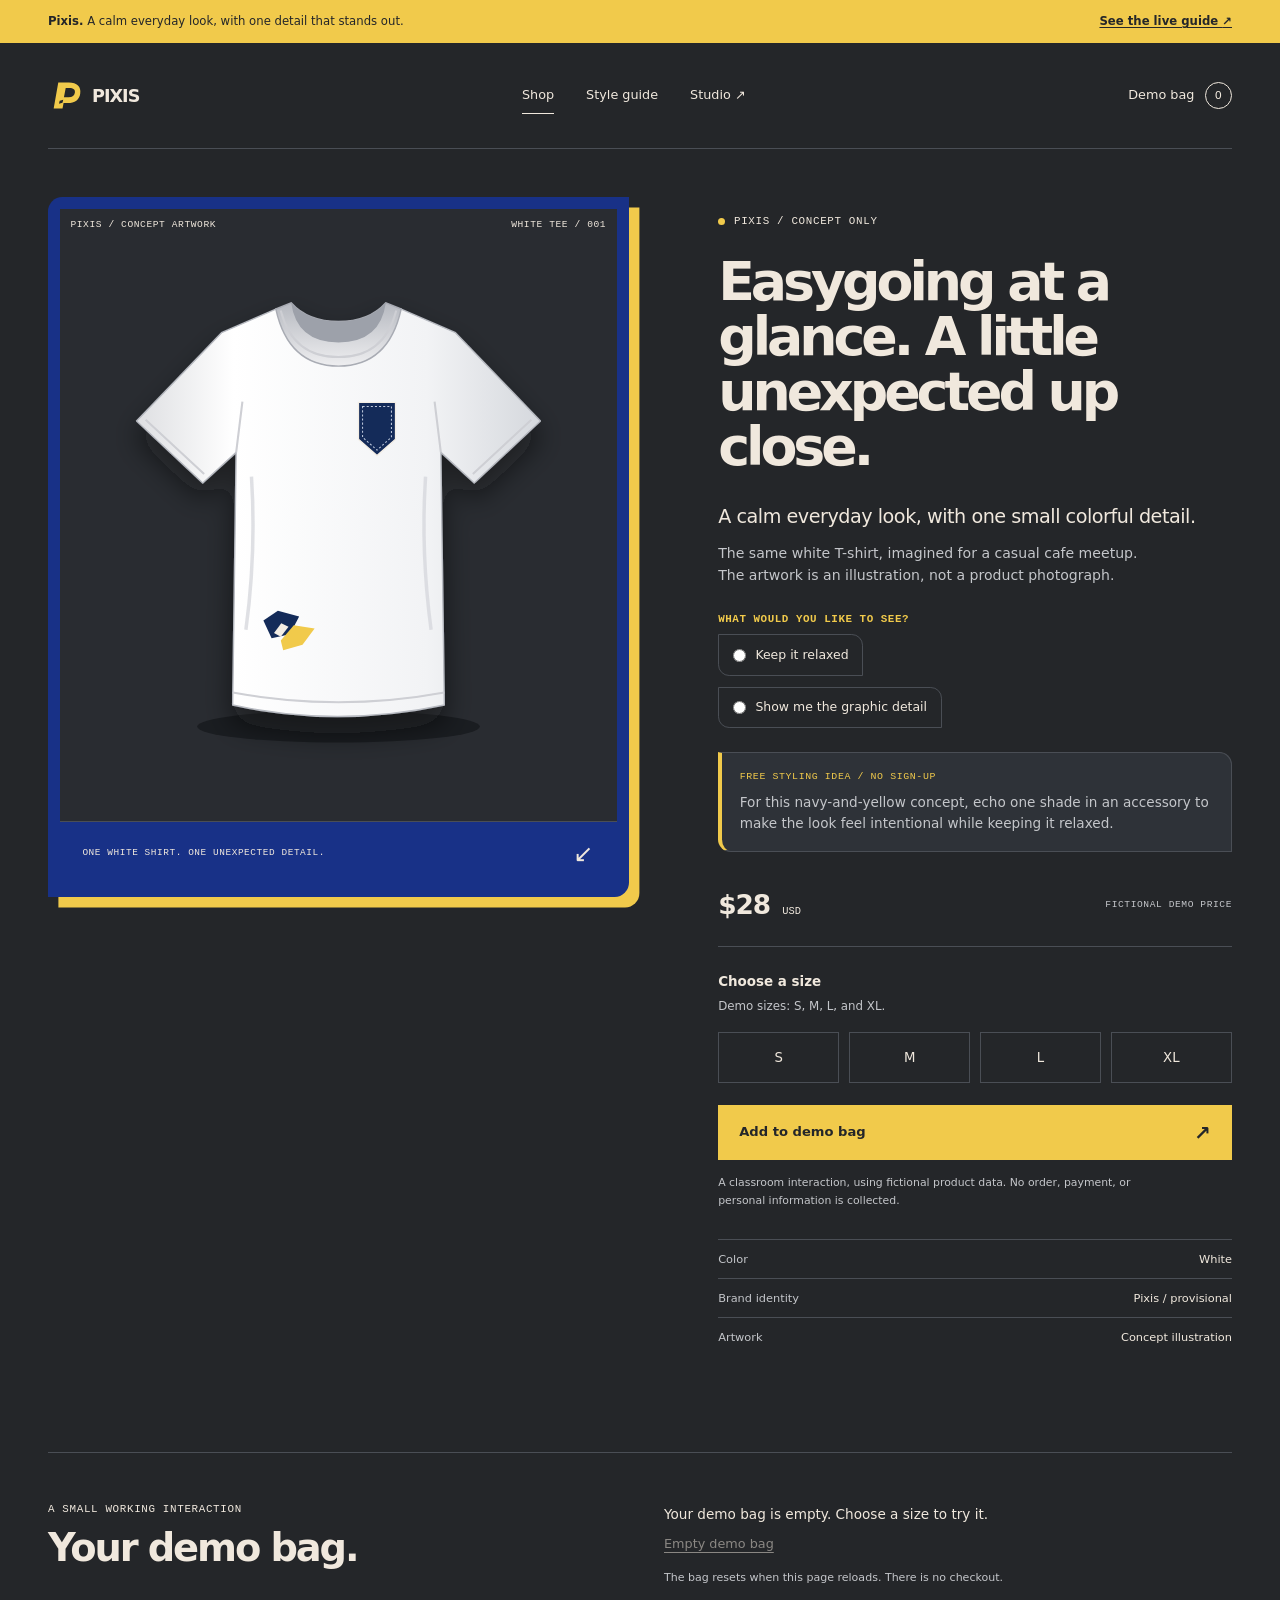
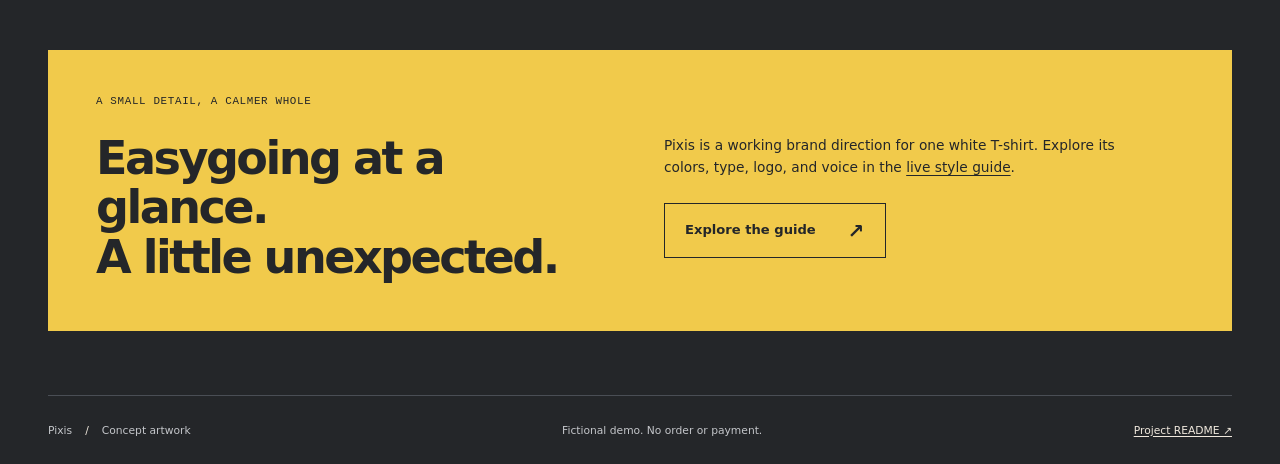
<file: public/index.html>
<!doctype html>
<html lang="en">
  <head>
    <meta charset="utf-8" />
    <meta name="viewport" content="width=device-width, initial-scale=1" />
    <meta
      name="description"
      content="Pixis imagines a calm everyday white T-shirt with one colorful detail. Concept art for the IS117 Brand Studio."
    />
    <title>Pixis — a little unexpected up close</title>
    <link rel="icon" href="data:," />
    <link rel="stylesheet" href="styles.css" />
    <script src="shop.js" defer></script>
  </head>
  <body class="brand-page">
    <a class="skip-link" href="#main">Skip to content</a>
    <aside class="brand-banner" aria-label="Pixis brand promise">
      <span
        ><strong>Pixis.</strong> A calm everyday look, with one detail that
        stands out.</span
      >
      <a href="styleguide.html"
        >See the live guide <span aria-hidden="true">↗</span></a
      >
    </aside>
    <header class="site-header wrap">
      <a class="brand-link" href="index.html" aria-label="Pixis storefront home"
        ><img
          class="brand-symbol"
          src="assets/pixis-symbol.svg"
          alt=""
          width="34"
          height="34"
        /><span class="brand-name">Pixis</span></a
      >
      <nav class="main-nav" aria-label="Main navigation">
        <a class="nav-link" href="index.html" aria-current="page">Shop</a>
        <a class="nav-link" href="styleguide.html">Style guide</a>
        <a class="nav-link" href="studio.html"
          >Studio <span aria-hidden="true">↗</span></a
        >
      </nav>
      <a class="bag-link" href="#demo-bag" aria-label="View demo bag"
        >Demo bag <span id="bag-count" class="bag-count">0</span></a
      >
    </header>

    <main id="main">
      <section class="product-section wrap" aria-labelledby="product-title">
        <figure class="product-visual">
          <div class="visual-label">
            <span>Pixis / concept artwork</span><span>White tee / 001</span>
          </div>
          <div class="shirt-stage">
            <img
              class="shirt-art-base"
              src="assets/white-shirt.svg"
              alt="Illustration of a white short-sleeved T-shirt on charcoal, with a navy pocket patch on the upper-right chest and a navy-and-yellow abstract mark near the lower-left front"
              width="800"
              height="880"
              fetchpriority="high"
            />
            <img
              class="shirt-pocket"
              src="assets/shirt-pocket.svg"
              alt=""
              width="64"
              height="88"
            />
            <img
              class="shirt-mark"
              src="assets/shirt-mark.svg"
              alt=""
              width="120"
              height="96"
            />
          </div>
          <figcaption class="image-caption" id="shirt-caption">
            <span>One white shirt. One unexpected detail.</span
            ><span aria-hidden="true">↙</span>
          </figcaption>
        </figure>
        <div class="product-information">
          <p class="eyebrow">
            <span class="status-dot" aria-hidden="true"></span> Pixis / concept
            only
          </p>
          <h1 id="product-title">
            Easygoing at a glance. A little unexpected up close.
          </h1>
          <p class="product-intro">
            A calm everyday look, with one small colorful detail.
          </p>
          <p class="muted product-description">
            The same white T-shirt, imagined for a casual cafe meetup. The
            artwork is an illustration, not a product photograph.
          </p>
          <fieldset class="style-preference" id="style-preference">
            <legend>What would you like to see?</legend>
            <label>
              <input type="radio" name="style-preference" value="relaxed" />
              <span>Keep it relaxed</span>
            </label>
            <label>
              <input type="radio" name="style-preference" value="detail" />
              <span>Show me the graphic detail</span>
            </label>
          </fieldset>
          <div
            class="preference-result"
            id="preference-result"
            aria-live="polite"
            aria-atomic="true"
            hidden
          >
            <p class="preference-note" data-preference-panel="relaxed" hidden>
              The white shirt stays the main visual, with its small
              navy-and-yellow concept mark as an accent.
            </p>
            <div data-preference-panel="detail" hidden>
              <figure class="detail-callout">
                <div class="detail-zoom-window" aria-hidden="true">
                  <div class="detail-zoom-scene">
                    <img
                      src="assets/white-shirt.svg"
                      alt=""
                      width="800"
                      height="880"
                    />
                    <img
                      class="detail-zoom-mark"
                      src="assets/shirt-mark.svg"
                      alt=""
                      width="120"
                      height="96"
                    />
                  </div>
                </div>
                <figcaption>
                  <span class="detail-callout-label">Symbol / close-up</span>
                  <span
                    >Cropped from the shirt illustration to show the symbol in
                    place.</span
                  >
                </figcaption>
              </figure>
            </div>
          </div>
          <aside class="styling-tip" aria-labelledby="styling-tip-title">
            <p class="styling-tip-label" id="styling-tip-title">
              Free styling idea / no sign-up
            </p>
            <p>
              For this navy-and-yellow concept, echo one shade in an accessory
              to make the look feel intentional while keeping it relaxed.
            </p>
          </aside>
          <div class="price-row">
            <p class="price">$28 <span>USD</span></p>
            <span class="micro-label">Fictional demo price</span>
          </div>
          <form id="product-form" class="product-form" novalidate>
            <fieldset aria-describedby="size-help size-error">
              <legend>Choose a size</legend>
              <p id="size-help" class="field-help">
                Demo sizes: S, M, L, and XL.
              </p>
              <div class="size-options">
                <label class="size-option"
                  ><input type="radio" name="size" value="S" /><span
                    >S</span
                  ></label
                >
                <label class="size-option"
                  ><input type="radio" name="size" value="M" /><span
                    >M</span
                  ></label
                >
                <label class="size-option"
                  ><input type="radio" name="size" value="L" /><span
                    >L</span
                  ></label
                >
                <label class="size-option"
                  ><input type="radio" name="size" value="XL" /><span
                    >XL</span
                  ></label
                >
              </div>
              <p id="size-error" class="field-error" role="alert" hidden>
                Choose a size before adding the shirt to your demo bag.
              </p>
            </fieldset>
            <button class="button button-primary add-button" type="submit">
              Add to demo bag <span aria-hidden="true">↗</span>
            </button>
          </form>
          <p class="demo-disclaimer">
            A classroom interaction, using fictional product data. No order,
            payment, or personal information is collected.
          </p>
          <dl class="product-facts">
            <div>
              <dt>Color</dt>
              <dd>White</dd>
            </div>
            <div>
              <dt>Brand identity</dt>
              <dd>Pixis / provisional</dd>
            </div>
            <div>
              <dt>Artwork</dt>
              <dd>Concept illustration</dd>
            </div>
          </dl>
        </div>
      </section>

      <section
        id="demo-bag"
        class="bag-section wrap"
        aria-labelledby="bag-title"
      >
        <div>
          <p class="eyebrow">A small working interaction</p>
          <h2 id="bag-title">Your demo bag.</h2>
        </div>
        <div class="bag-details">
          <p
            id="bag-status"
            class="bag-message"
            role="status"
            aria-live="polite"
            aria-atomic="true"
          >
            Your demo bag is empty. Choose a size to try it.
          </p>
          <ul id="bag-items" class="bag-items"></ul>
          <button id="clear-bag" class="text-button" type="button" disabled>
            Empty demo bag
          </button>
          <p class="field-help">
            The bag resets when this page reloads. There is no checkout.
          </p>
        </div>
      </section>

      <section class="starter-next wrap" aria-labelledby="next-title">
        <p class="eyebrow">A small detail, a calmer whole</p>
        <h2 id="next-title">
          Easygoing at a glance.<br />A little unexpected.
        </h2>
        <div>
          <p>
            Pixis is a working brand direction for one white T-shirt. Explore
            its colors, type, logo, and voice in the
            <a href="styleguide.html">live style guide</a>.
          </p>
          <a class="button button-secondary" href="styleguide.html"
            >Explore the guide <span aria-hidden="true">↗</span></a
          >
        </div>
      </section>
    </main>

    <footer class="site-footer wrap">
      <p>Pixis <span class="footer-separator"> / </span> Concept artwork</p>
      <p class="footer-tagline">Fictional demo. No order or payment.</p>
      <a href="https://github.com/victoriap537/is117-brand-project#readme"
        >Project README <span aria-hidden="true">↗</span></a
      >
    </footer>
    <script src="brand-preference.js" defer></script>
  </body>
</html>
</file>
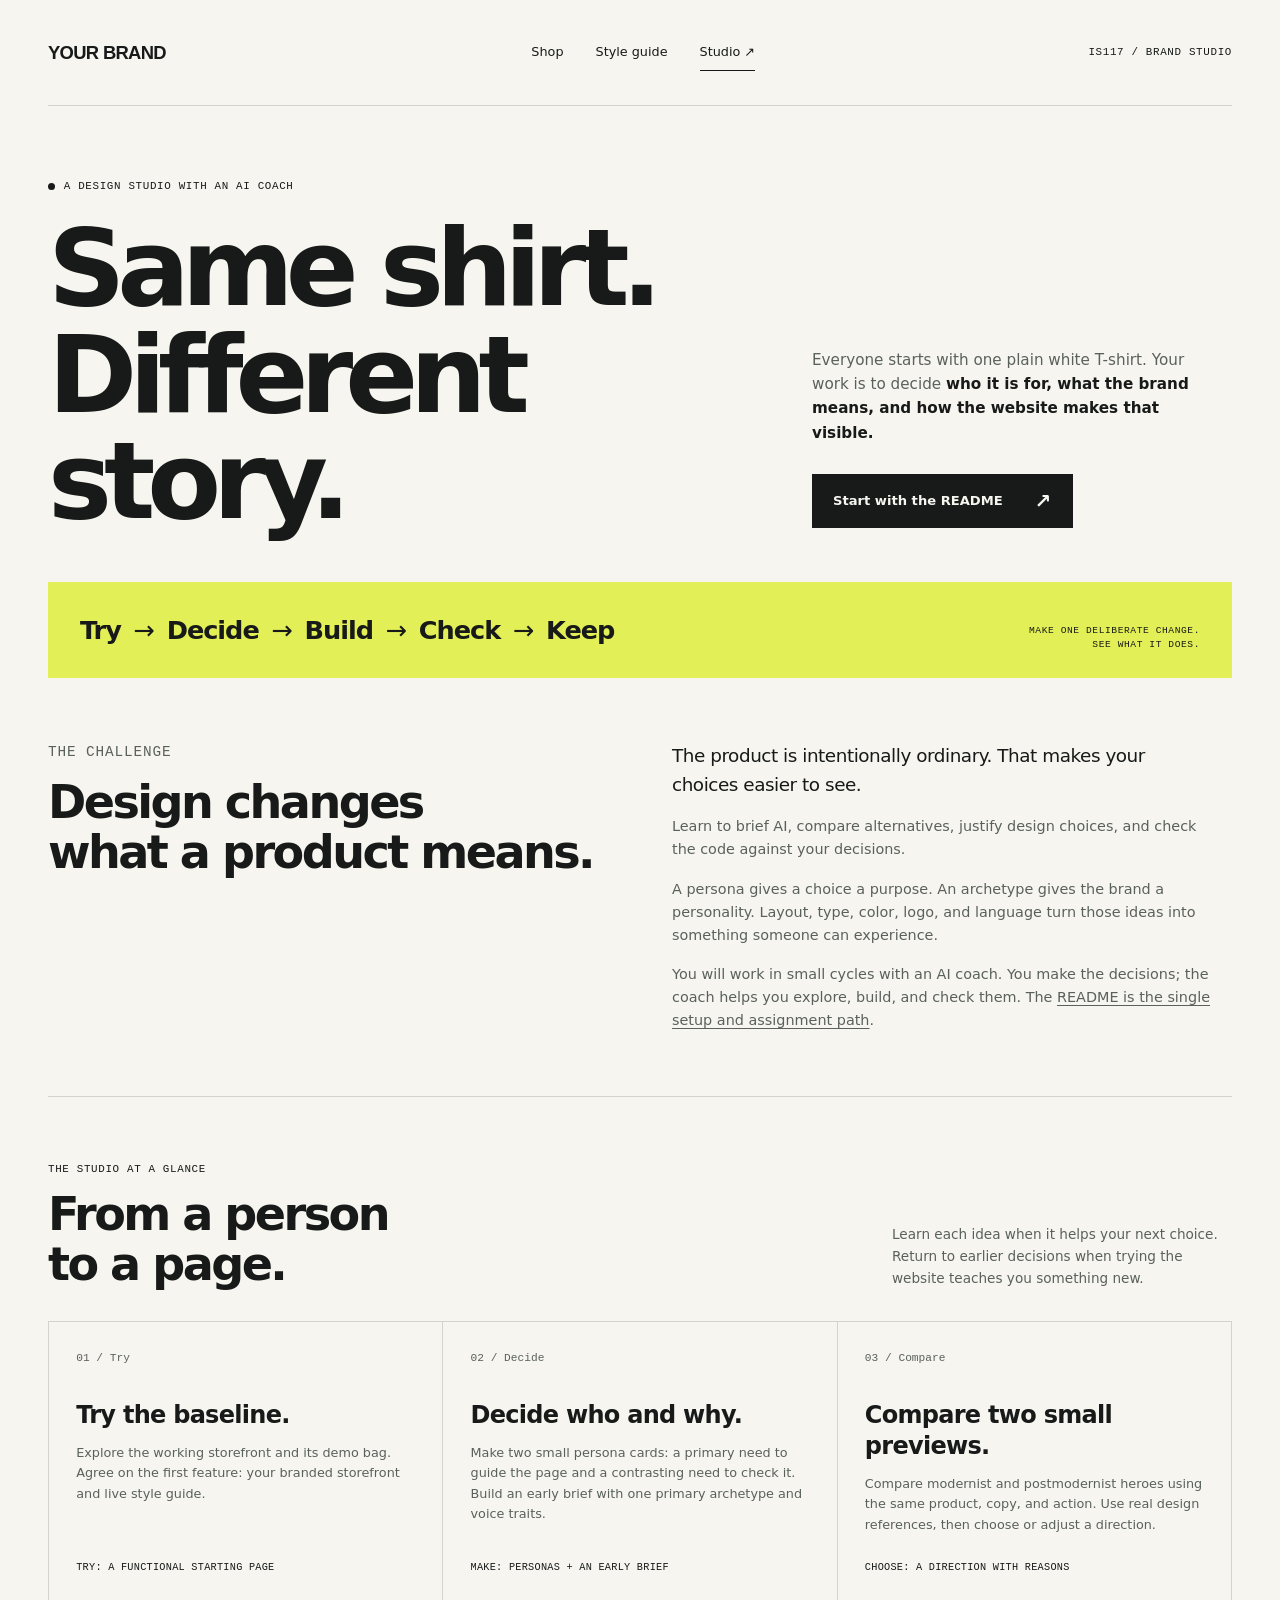
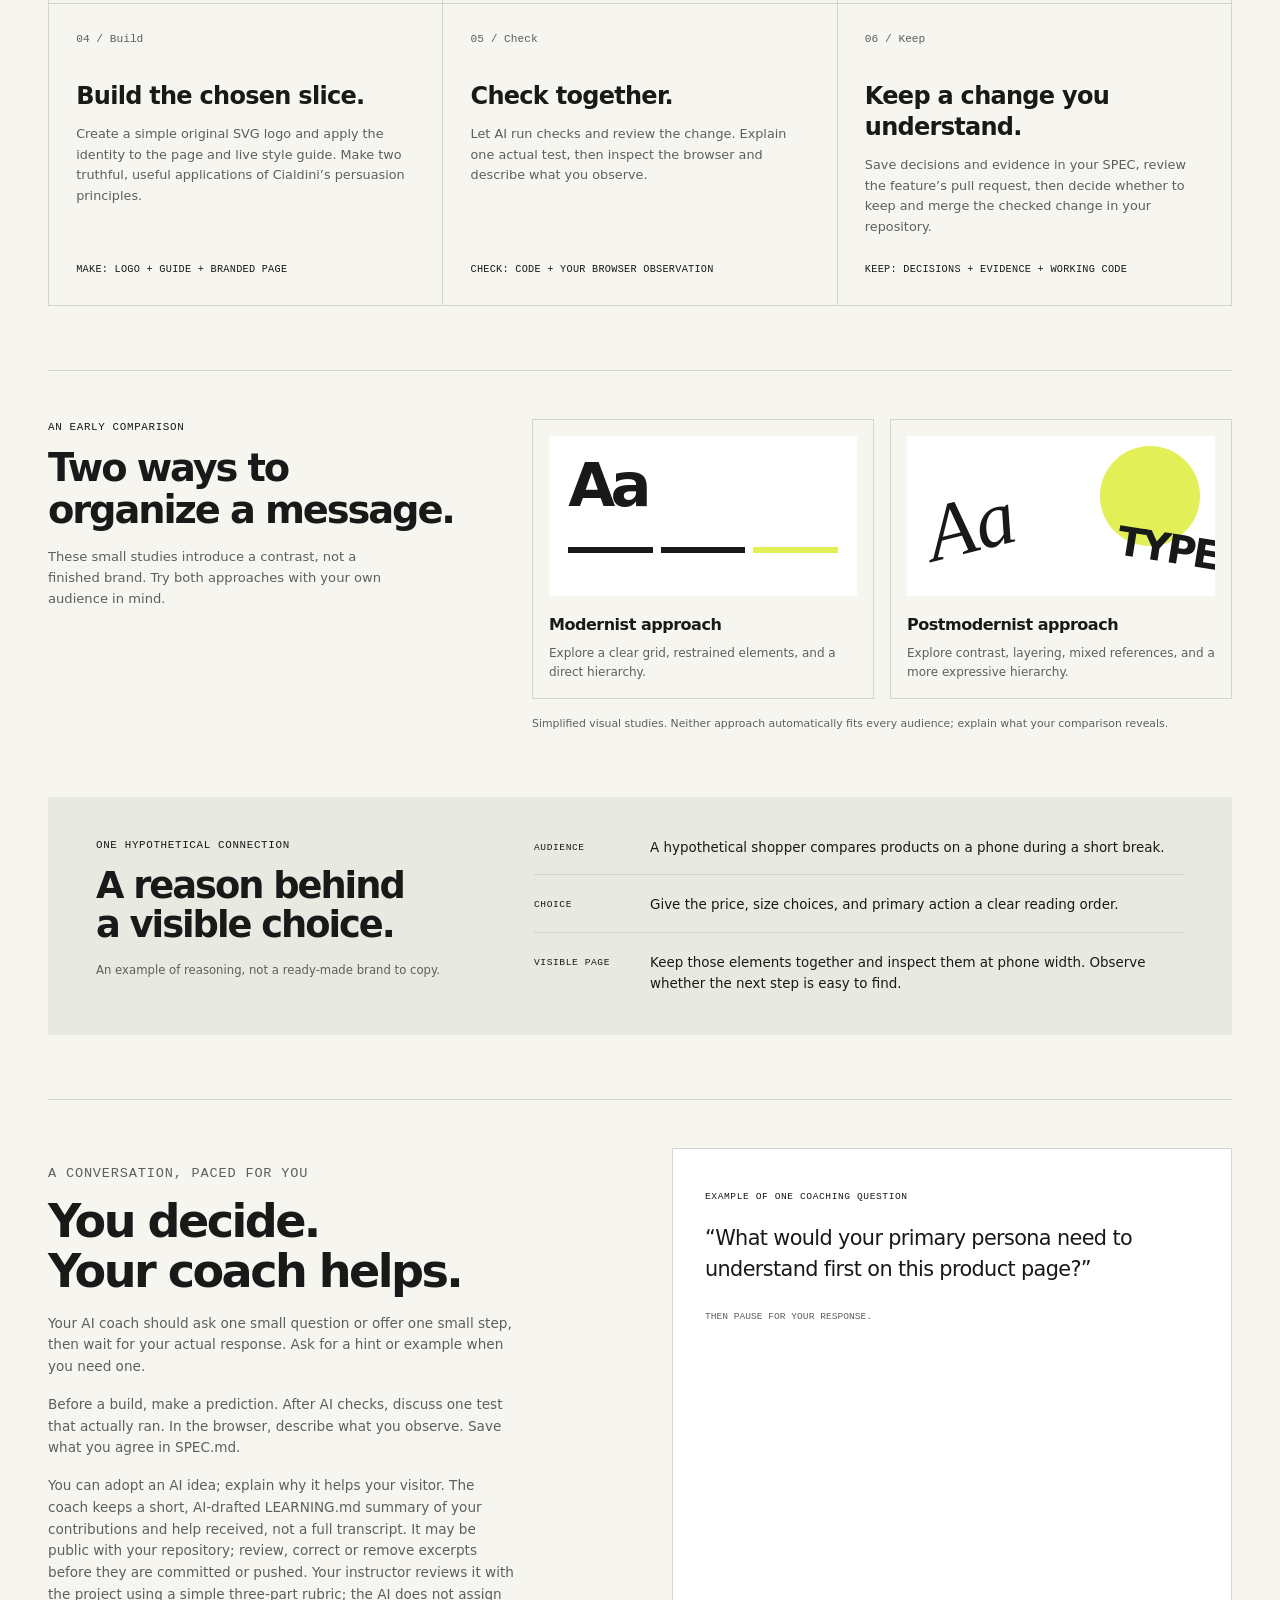
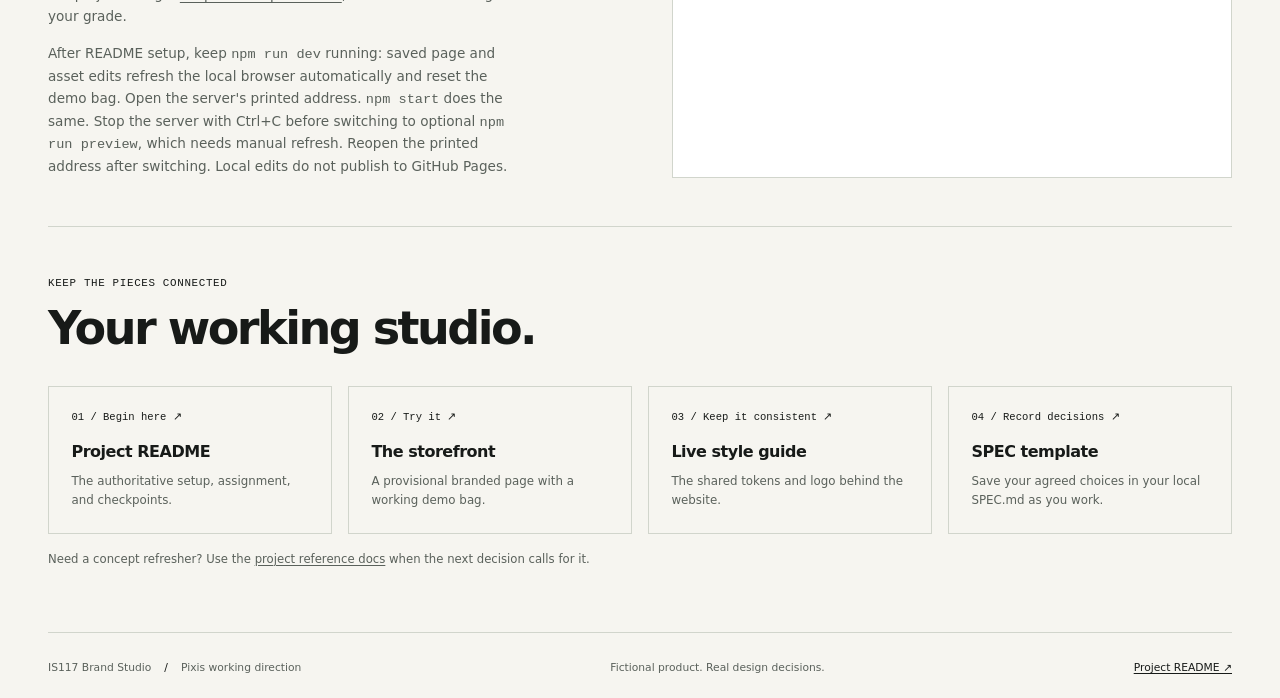
<file: public/studio.html>
<!doctype html>
<html lang="en">
  <head>
    <meta charset="utf-8" />
    <meta name="viewport" content="width=device-width, initial-scale=1" />
    <meta
      name="description"
      content="IS117 Brand Studio: turn one plain white T-shirt into a deliberate brand and website, with an AI coach and decisions you can explain."
    />
    <title>Same shirt. Different story. — IS117 Brand Studio</title>
    <link rel="icon" href="data:," />
    <link rel="stylesheet" href="styles.css" />
    <link rel="stylesheet" href="studio.css" />
  </head>
  <body>
    <a class="skip-link" href="#main">Skip to content</a>
    <header class="site-header wrap">
      <a
        class="brand-link"
        href="index.html"
        aria-label="Your Brand storefront home"
        ><img
          class="wordmark"
          src="assets/wordmark.svg"
          alt="Neutral starter wordmark"
          width="175"
          height="26"
      /></a>
      <nav class="main-nav" aria-label="Main navigation">
        <a class="nav-link" href="index.html">Shop</a
        ><a class="nav-link" href="styleguide.html">Style guide</a
        ><a class="nav-link" href="studio.html" aria-current="page"
          >Studio <span aria-hidden="true">↗</span></a
        >
      </nav>
      <span class="micro-label">IS117 / Brand Studio</span>
    </header>
    <main id="main">
      <section
        class="page-hero studio-hero wrap"
        aria-labelledby="studio-title"
      >
        <p class="eyebrow">
          <span class="status-dot" aria-hidden="true"></span> A design studio
          with an AI coach
        </p>
        <h1 id="studio-title">Same shirt.<br />Different story.</h1>
        <div class="hero-summary">
          <p>
            Everyone starts with one plain white T-shirt. Your work is to decide
            <strong
              >who it is for, what the brand means, and how the website makes
              that visible.</strong
            >
          </p>
          <a
            class="button button-primary"
            href="https://github.com/victoriap537/is117-brand-project#readme"
            >Start with the README <span aria-hidden="true">↗</span></a
          >
        </div>
      </section>
      <div class="studio-ribbon wrap">
        <p class="cycle">
          Try <span aria-hidden="true">→</span> Decide
          <span aria-hidden="true">→</span> Build
          <span aria-hidden="true">→</span> Check
          <span aria-hidden="true">→</span> Keep
        </p>
        <p class="micro-label">
          Make one deliberate change.<br />See what it does.
        </p>
      </div>

      <section class="studio-intro wrap" aria-labelledby="why-title">
        <div>
          <p class="eyebrow">The challenge</p>
          <h2 id="why-title">Design changes<br />what a product means.</h2>
        </div>
        <div>
          <p class="lead">
            The product is intentionally ordinary. That makes your choices
            easier to see.
          </p>
          <p>
            Learn to brief AI, compare alternatives, justify design choices, and
            check the code against your decisions.
          </p>
          <p>
            A persona gives a choice a purpose. An archetype gives the brand a
            personality. Layout, type, color, logo, and language turn those
            ideas into something someone can experience.
          </p>
          <p>
            You will work in small cycles with an AI coach. You make the
            decisions; the coach helps you explore, build, and check them. The
            <a href="https://github.com/victoriap537/is117-brand-project#readme"
              >README is the single setup and assignment path</a
            >.
          </p>
        </div>
      </section>

      <section class="path-section wrap" aria-labelledby="path-title">
        <div class="path-intro">
          <div>
            <p class="eyebrow">The studio at a glance</p>
            <h2 id="path-title">From a person<br />to a page.</h2>
          </div>
          <p>
            Learn each idea when it helps your next choice. Return to earlier
            decisions when trying the website teaches you something new.
          </p>
        </div>
        <ol class="studio-path">
          <li>
            <span class="stage-number">01 / Try</span>
            <h3>Try the baseline.</h3>
            <p>
              Explore the working storefront and its demo bag. Agree on the
              first feature: your branded storefront and live style guide.
            </p>
            <p class="stage-output">Try: a functional starting page</p>
          </li>
          <li>
            <span class="stage-number">02 / Decide</span>
            <h3>Decide who and why.</h3>
            <p>
              Make two small persona cards: a primary need to guide the page and
              a contrasting need to check it. Build an early brief with one
              primary archetype and voice traits.
            </p>
            <p class="stage-output">Make: personas + an early brief</p>
          </li>
          <li>
            <span class="stage-number">03 / Compare</span>
            <h3>Compare two small previews.</h3>
            <p>
              Compare modernist and postmodernist heroes using the same product,
              copy, and action. Use real design references, then choose or
              adjust a direction.
            </p>
            <p class="stage-output">Choose: a direction with reasons</p>
          </li>
          <li>
            <span class="stage-number">04 / Build</span>
            <h3>Build the chosen slice.</h3>
            <p>
              Create a simple original SVG logo and apply the identity to the
              page and live style guide. Make two truthful, useful applications
              of Cialdini’s persuasion principles.
            </p>
            <p class="stage-output">Make: logo + guide + branded page</p>
          </li>
          <li>
            <span class="stage-number">05 / Check</span>
            <h3>Check together.</h3>
            <p>
              Let AI run checks and review the change. Explain one actual test,
              then inspect the browser and describe what you observe.
            </p>
            <p class="stage-output">Check: code + your browser observation</p>
          </li>
          <li>
            <span class="stage-number">06 / Keep</span>
            <h3>Keep a change you understand.</h3>
            <p>
              Save decisions and evidence in your SPEC, review the feature’s
              pull request, then decide whether to keep and merge the checked
              change in your repository.
            </p>
            <p class="stage-output">
              Keep: decisions + evidence + working code
            </p>
          </li>
        </ol>
      </section>

      <section
        class="comparison-section wrap"
        aria-labelledby="comparison-title"
      >
        <div>
          <p class="eyebrow">An early comparison</p>
          <h2 id="comparison-title">Two ways to<br />organize a message.</h2>
          <p class="comparison-description">
            These small studies introduce a contrast, not a finished brand. Try
            both approaches with your own audience in mind.
          </p>
        </div>
        <div class="comparison-grid">
          <article class="direction-card">
            <div class="direction-sketch modern-sketch" aria-hidden="true">
              <i></i><i></i><i></i>
            </div>
            <h3>Modernist approach</h3>
            <p>
              Explore a clear grid, restrained elements, and a direct hierarchy.
            </p>
          </article>
          <article class="direction-card">
            <div class="direction-sketch postmodern-sketch" aria-hidden="true">
              <i></i>
            </div>
            <h3>Postmodernist approach</h3>
            <p>
              Explore contrast, layering, mixed references, and a more
              expressive hierarchy.
            </p>
          </article>
          <p class="comparison-caption">
            Simplified visual studies. Neither approach automatically fits every
            audience; explain what your comparison reveals.
          </p>
        </div>
      </section>

      <section class="example-section wrap" aria-labelledby="example-title">
        <div>
          <p class="eyebrow">One hypothetical connection</p>
          <h2 id="example-title">A reason behind<br />a visible choice.</h2>
          <p class="guide-note">
            An example of reasoning, not a ready-made brand to copy.
          </p>
        </div>
        <div class="example-chain">
          <div class="example-step">
            <span class="micro-label">Audience</span>
            <p>
              A hypothetical shopper compares products on a phone during a short
              break.
            </p>
          </div>
          <div class="example-step">
            <span class="micro-label">Choice</span>
            <p>
              Give the price, size choices, and primary action a clear reading
              order.
            </p>
          </div>
          <div class="example-step">
            <span class="micro-label">Visible page</span>
            <p>
              Keep those elements together and inspect them at phone width.
              Observe whether the next step is easy to find.
            </p>
          </div>
        </div>
      </section>

      <section class="coach-section wrap" aria-labelledby="coach-title">
        <div>
          <p class="eyebrow">A conversation, paced for you</p>
          <h2 id="coach-title">You decide.<br />Your coach helps.</h2>
          <p>
            Your AI coach should ask one small question or offer one small step,
            then wait for your actual response. Ask for a hint or example when
            you need one.
          </p>
          <p>
            Before a build, make a prediction. After AI checks, discuss one test
            that actually ran. In the browser, describe what you observe. Save
            what you agree in SPEC.md.
          </p>
          <p>
            You can adopt an AI idea; explain why it helps your visitor. The
            coach keeps a short, AI-drafted LEARNING.md summary of your
            contributions and help received, not a full transcript. It may be
            public with your repository; review, correct or remove excerpts
            before they are committed or pushed. Your instructor reviews it with
            the project using a
            <a
              href="https://github.com/victoriap537/is117-brand-project/blob/main/docs/assessment.md"
              >simple three-part rubric</a
            >; the AI does not assign your grade.
          </p>
          <p>
            After README setup, keep <code>npm run dev</code> running: saved
            page and asset edits refresh the local browser automatically and
            reset the demo bag. Open the server's printed address.
            <code>npm start</code> does the same. Stop the server with Ctrl+C
            before switching to optional <code>npm run preview</code>, which
            needs manual refresh. Reopen the printed address after switching.
            Local edits do not publish to GitHub Pages.
          </p>
        </div>
        <blockquote class="coach-quote">
          <span class="micro-label">Example of one coaching question</span>
          <p>
            “What would your primary persona need to understand first on this
            product page?”
          </p>
          <footer>Then pause for your response.</footer>
        </blockquote>
      </section>

      <section class="resource-section wrap" aria-labelledby="resources-title">
        <p class="eyebrow">Keep the pieces connected</p>
        <h2 id="resources-title">Your working studio.</h2>
        <div class="resource-grid">
          <a
            class="resource-card"
            href="https://github.com/victoriap537/is117-brand-project#readme"
            ><span>01 / Begin here ↗</span>
            <h3>Project README</h3>
            <p>The authoritative setup, assignment, and checkpoints.</p></a
          >
          <a class="resource-card" href="index.html"
            ><span>02 / Try it ↗</span>
            <h3>The storefront</h3>
            <p>A provisional branded page with a working demo bag.</p></a
          >
          <a class="resource-card" href="styleguide.html"
            ><span>03 / Keep it consistent ↗</span>
            <h3>Live style guide</h3>
            <p>The shared tokens and logo behind the website.</p></a
          >
          <a
            class="resource-card"
            href="https://github.com/victoriap537/is117-brand-project/blob/main/SPEC.md"
            ><span>04 / Record decisions ↗</span>
            <h3>SPEC template</h3>
            <p>
              Save your agreed choices in your local SPEC.md as you work.
            </p></a
          >
        </div>
        <p class="guide-note">
          Need a concept refresher? Use the
          <a
            href="https://github.com/victoriap537/is117-brand-project/tree/main/docs"
            >project reference docs</a
          >
          when the next decision calls for it.
        </p>
      </section>
    </main>
    <footer class="site-footer wrap">
      <p>
        IS117 Brand Studio <span class="footer-separator"> / </span> Pixis
        working direction
      </p>
      <p class="footer-tagline">Fictional product. Real design decisions.</p>
      <a href="https://github.com/victoriap537/is117-brand-project#readme"
        >Project README <span aria-hidden="true">↗</span></a
      >
    </footer>
  </body>
</html>
</file>
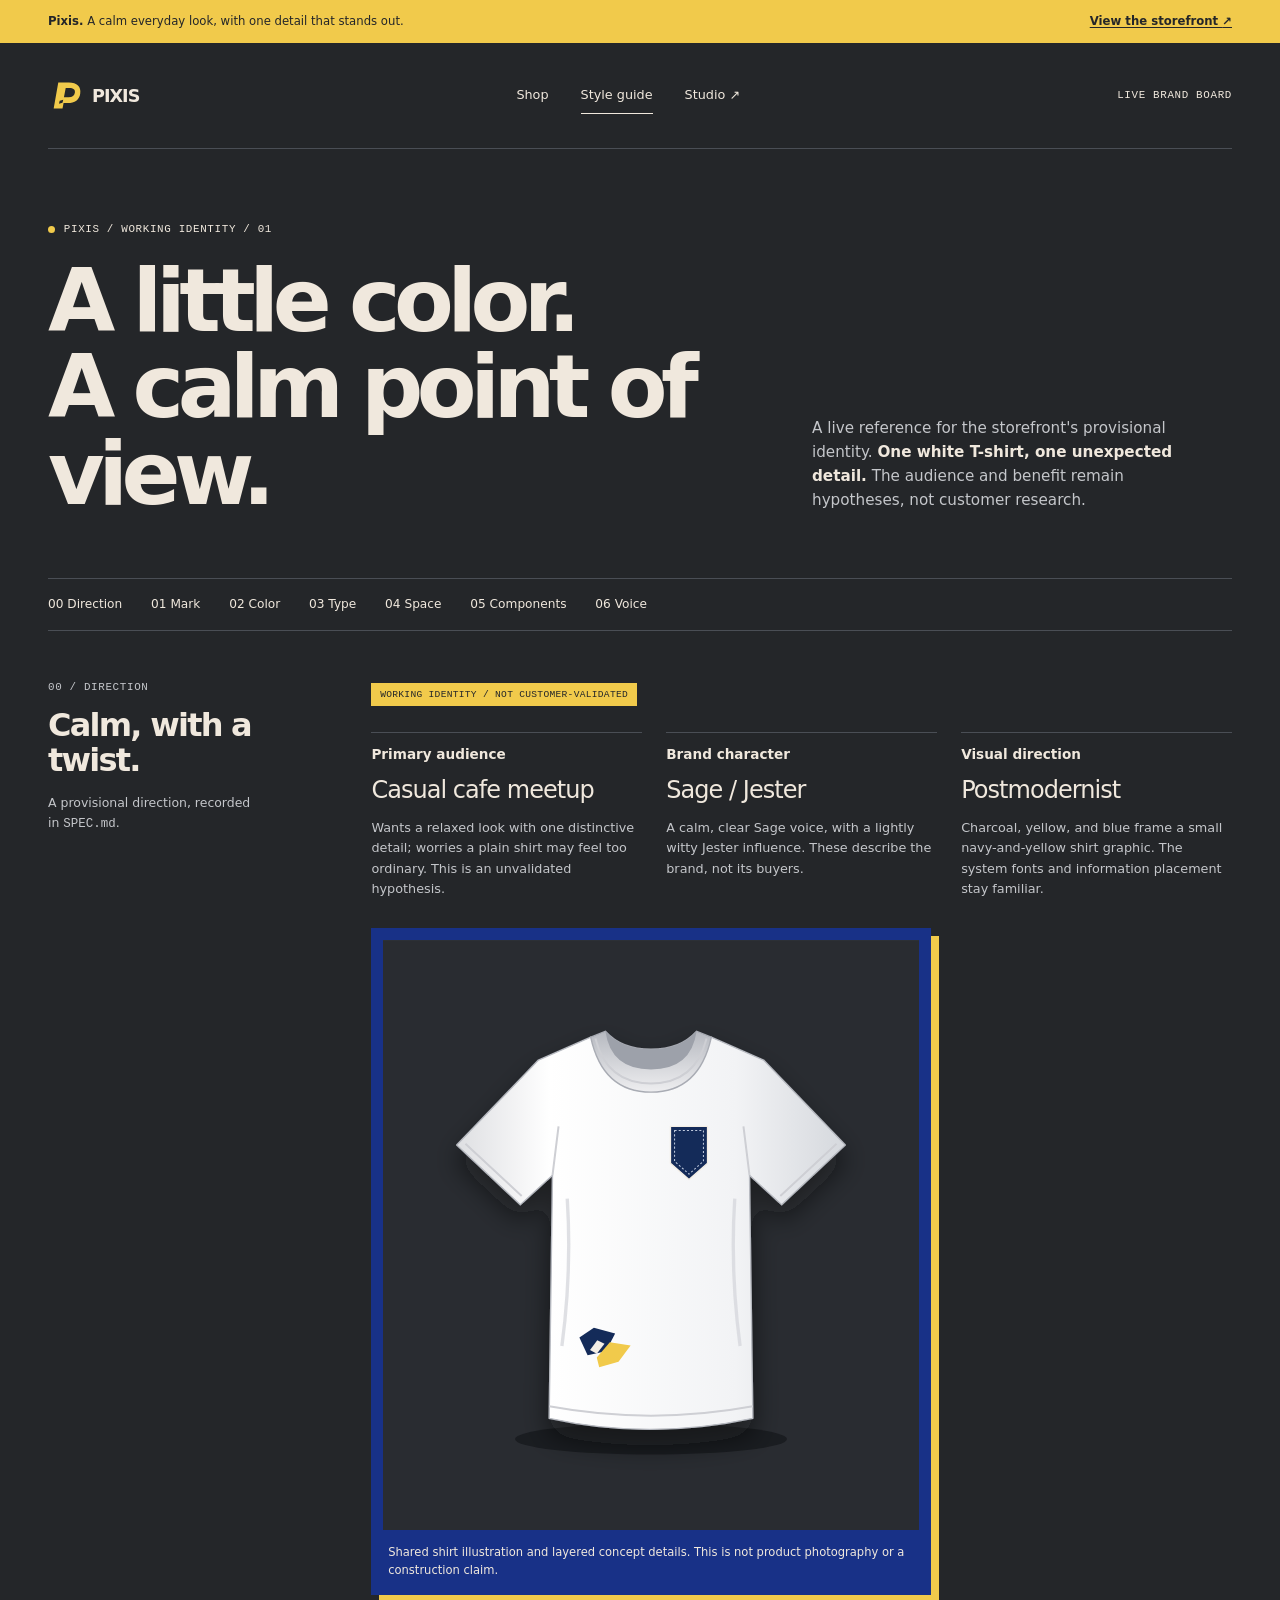
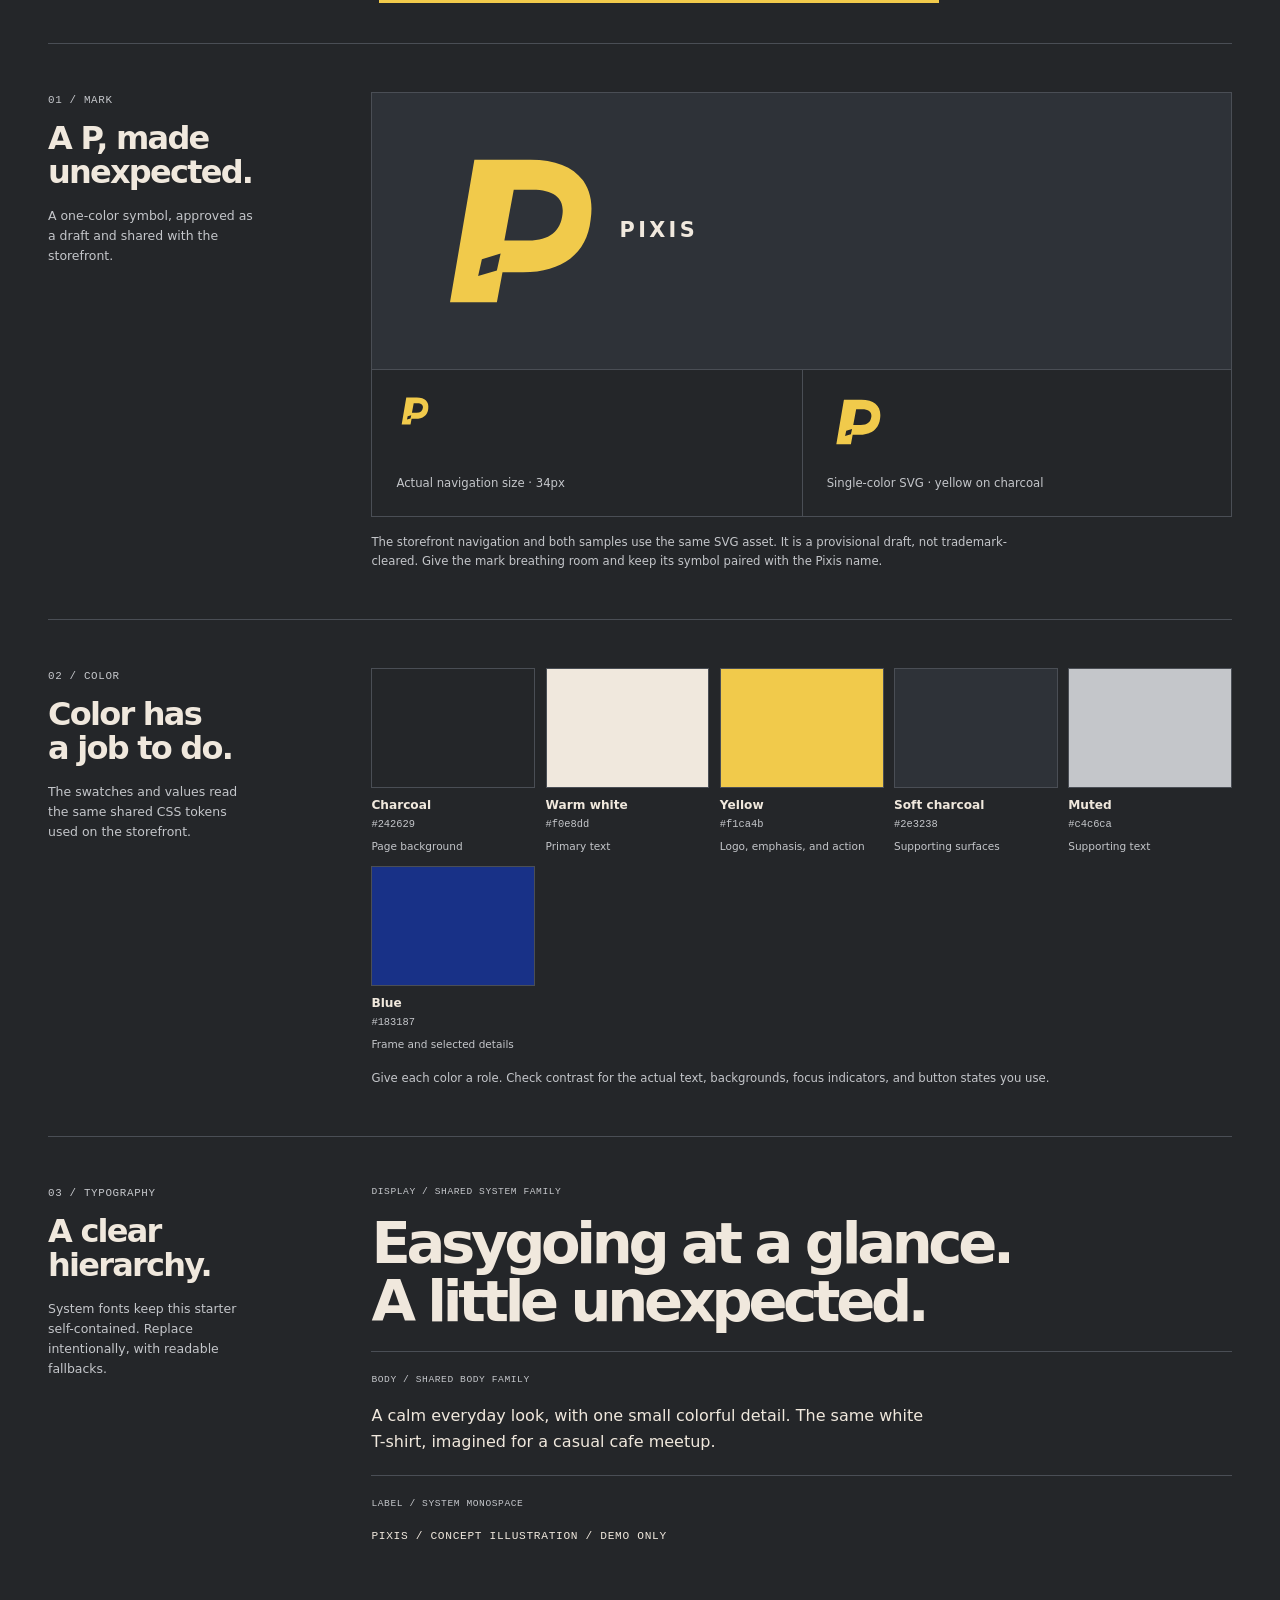
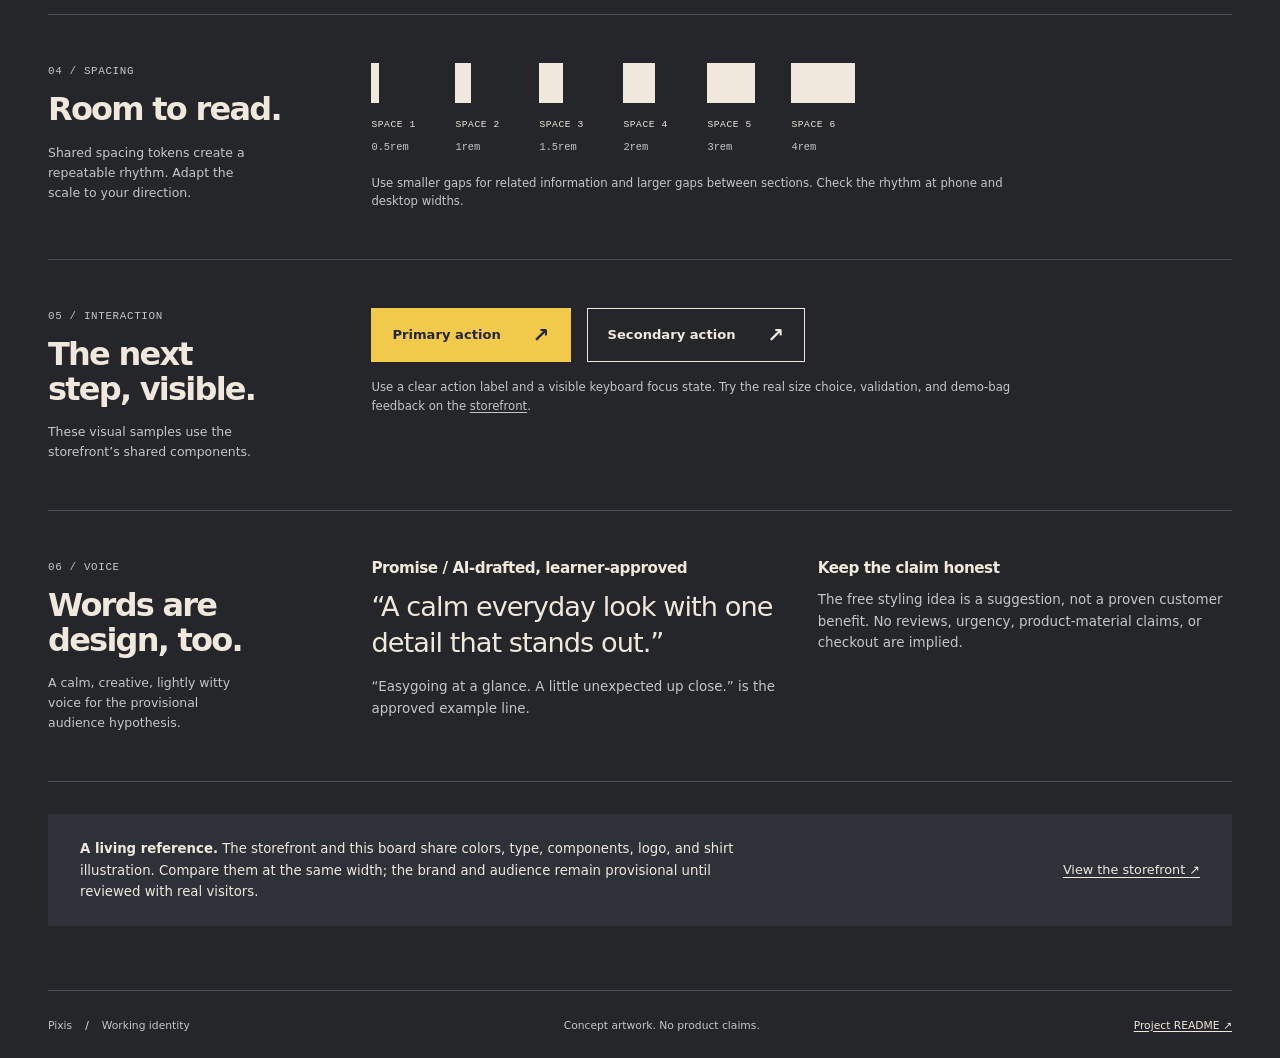
<file: public/styleguide.html>
<!doctype html>
<html lang="en">
  <head>
    <meta charset="utf-8" />
    <meta name="viewport" content="width=device-width, initial-scale=1" />
    <meta
      name="description"
      content="The live Pixis brand board, sharing the storefront's colors, type, logo, artwork, and components."
    />
    <title>Pixis — live style guide</title>
    <link rel="icon" href="data:," />
    <link rel="stylesheet" href="styles.css" />
    <script src="styleguide.js" defer></script>
  </head>
  <body class="brand-page">
    <a class="skip-link" href="#main">Skip to content</a>
    <aside class="brand-banner" aria-label="Pixis brand promise">
      <span
        ><strong>Pixis.</strong> A calm everyday look, with one detail that
        stands out.</span
      ><a href="index.html"
        >View the storefront <span aria-hidden="true">↗</span></a
      >
    </aside>
    <header class="site-header wrap">
      <a class="brand-link" href="index.html" aria-label="Pixis storefront home"
        ><img
          class="brand-symbol"
          src="assets/pixis-symbol.svg"
          alt=""
          width="34"
          height="34"
        /><span class="brand-name">Pixis</span></a
      >
      <nav class="main-nav" aria-label="Main navigation">
        <a class="nav-link" href="index.html">Shop</a
        ><a class="nav-link" href="styleguide.html" aria-current="page"
          >Style guide</a
        ><a class="nav-link" href="studio.html"
          >Studio <span aria-hidden="true">↗</span></a
        >
      </nav>
      <span class="micro-label">Live brand board</span>
    </header>
    <main id="main">
      <section class="page-hero wrap" aria-labelledby="guide-title">
        <p class="eyebrow">
          <span class="status-dot" aria-hidden="true"></span> Pixis / working
          identity / 01
        </p>
        <h1 id="guide-title">A little color.<br />A calm point of view.</h1>
        <p class="hero-summary">
          A live reference for the storefront's provisional identity.
          <strong>One white T-shirt, one unexpected detail.</strong> The
          audience and benefit remain hypotheses, not customer research.
        </p>
      </section>
      <nav class="page-subnav wrap" aria-label="Style guide sections">
        <a class="section-link" href="#direction">00 Direction</a
        ><a class="section-link" href="#logo">01 Mark</a
        ><a class="section-link" href="#palette">02 Color</a
        ><a class="section-link" href="#type">03 Type</a
        ><a class="section-link" href="#spacing">04 Space</a
        ><a class="section-link" href="#buttons">05 Components</a
        ><a class="section-link" href="#voice">06 Voice</a>
      </nav>

      <section
        id="direction"
        class="guide-section wrap"
        aria-labelledby="direction-title"
      >
        <div class="section-heading">
          <span class="section-number">00 / Direction</span>
          <h2 id="direction-title">Calm, with a twist.</h2>
          <p>A provisional direction, recorded in <code>SPEC.md</code>.</p>
        </div>
        <div class="guide-content">
          <span class="draft-label"
            >Working identity / not customer-validated</span
          >
          <div class="decision-grid">
            <div>
              <h3>Primary audience</h3>
              <p class="undecided">Casual cafe meetup</p>
              <p>
                Wants a relaxed look with one distinctive detail; worries a
                plain shirt may feel too ordinary. This is an unvalidated
                hypothesis.
              </p>
            </div>
            <div>
              <h3>Brand character</h3>
              <p class="undecided">Sage / Jester</p>
              <p>
                A calm, clear Sage voice, with a lightly witty Jester influence.
                These describe the brand, not its buyers.
              </p>
            </div>
            <div>
              <h3>Visual direction</h3>
              <p class="undecided">Postmodernist</p>
              <p>
                Charcoal, yellow, and blue frame a small navy-and-yellow shirt
                graphic. The system fonts and information placement stay
                familiar.
              </p>
            </div>
          </div>
          <figure class="guide-art-sample">
            <div class="shirt-stage">
              <img
                class="shirt-art-base"
                src="assets/white-shirt.svg"
                alt="Illustration of the white Pixis T-shirt concept on charcoal"
                width="800"
                height="880"
              />
              <img
                class="shirt-pocket"
                src="assets/shirt-pocket.svg"
                alt=""
                width="64"
                height="88"
              />
              <img
                class="shirt-mark"
                src="assets/shirt-mark.svg"
                alt=""
                width="120"
                height="96"
              />
            </div>
            <figcaption>
              Shared shirt illustration and layered concept details. This is not
              product photography or a construction claim.
            </figcaption>
          </figure>
        </div>
      </section>

      <section
        id="logo"
        class="guide-section wrap"
        aria-labelledby="logo-title"
      >
        <div class="section-heading">
          <span class="section-number">01 / Mark</span>
          <h2 id="logo-title">A P, made<br />unexpected.</h2>
          <p>
            A one-color symbol, approved as a draft and shared with the
            storefront.
          </p>
        </div>
        <div class="guide-content">
          <div class="logo-board">
            <img
              src="assets/pixis-symbol.svg"
              alt="Pixis angular P-like symbol in yellow"
              width="96"
              height="96"
            /><span class="logo-board-name">PIXIS</span>
          </div>
          <div class="logo-variants">
            <div class="logo-variant">
              <img
                class="logo-nav-size"
                src="assets/pixis-symbol.svg"
                alt="Pixis symbol at its storefront navigation size"
                width="34"
                height="34"
              />
              <p>Actual navigation size · 34px</p>
            </div>
            <div class="logo-variant">
              <img
                class="logo-one-color"
                src="assets/pixis-symbol.svg"
                alt="Same Pixis symbol shown in its single yellow color"
                width="56"
                height="56"
              />
              <p>Single-color SVG · yellow on charcoal</p>
            </div>
          </div>
          <p class="guide-note">
            The storefront navigation and both samples use the same SVG asset.
            It is a provisional draft, not trademark-cleared. Give the mark
            breathing room and keep its symbol paired with the Pixis name.
          </p>
        </div>
      </section>

      <section
        id="palette"
        class="guide-section wrap"
        aria-labelledby="palette-title"
      >
        <div class="section-heading">
          <span class="section-number">02 / Color</span>
          <h2 id="palette-title">Color has<br />a job to do.</h2>
          <p>
            The swatches and values read the same shared CSS tokens used on the
            storefront.
          </p>
        </div>
        <div class="guide-content">
          <div class="palette-grid">
            <article class="palette-card">
              <div
                class="color-swatch"
                style="--swatch-color: var(--color-paper)"
              ></div>
              <h3>Charcoal</h3>
              <code data-color-token="--color-paper">CSS token</code>
              <p>Page background</p>
            </article>
            <article class="palette-card">
              <div
                class="color-swatch"
                style="--swatch-color: var(--color-ink)"
              ></div>
              <h3>Warm white</h3>
              <code data-color-token="--color-ink">CSS token</code>
              <p>Primary text</p>
            </article>
            <article class="palette-card">
              <div
                class="color-swatch"
                style="--swatch-color: var(--color-accent)"
              ></div>
              <h3>Yellow</h3>
              <code data-color-token="--color-accent">CSS token</code>
              <p>Logo, emphasis, and action</p>
            </article>
            <article class="palette-card">
              <div
                class="color-swatch"
                style="--swatch-color: var(--color-soft)"
              ></div>
              <h3>Soft charcoal</h3>
              <code data-color-token="--color-soft">CSS token</code>
              <p>Supporting surfaces</p>
            </article>
            <article class="palette-card">
              <div
                class="color-swatch"
                style="--swatch-color: var(--color-muted)"
              ></div>
              <h3>Muted</h3>
              <code data-color-token="--color-muted">CSS token</code>
              <p>Supporting text</p>
            </article>
            <article class="palette-card">
              <div
                class="color-swatch"
                style="--swatch-color: var(--color-blue)"
              ></div>
              <h3>Blue</h3>
              <code data-color-token="--color-blue">CSS token</code>
              <p>Frame and selected details</p>
            </article>
          </div>
          <p class="guide-note">
            Give each color a role. Check contrast for the actual text,
            backgrounds, focus indicators, and button states you use.
          </p>
        </div>
      </section>

      <section
        id="type"
        class="guide-section wrap"
        aria-labelledby="type-title"
      >
        <div class="section-heading">
          <span class="section-number">03 / Typography</span>
          <h2 id="type-title">A clear<br />hierarchy.</h2>
          <p>
            System fonts keep this starter self-contained. Replace
            intentionally, with readable fallbacks.
          </p>
        </div>
        <div class="guide-content">
          <div class="type-specimen">
            <span class="type-label">Display / shared system family</span>
            <p class="type-display">
              Easygoing at a glance.<br />A little unexpected.
            </p>
          </div>
          <div class="type-specimen">
            <span class="type-label">Body / shared body family</span>
            <p class="type-body">
              A calm everyday look, with one small colorful detail. The same
              white T-shirt, imagined for a casual cafe meetup.
            </p>
          </div>
          <div class="type-specimen">
            <span class="type-label">Label / system monospace</span>
            <p class="type-mono">Pixis / concept illustration / demo only</p>
          </div>
        </div>
      </section>

      <section
        id="spacing"
        class="guide-section wrap"
        aria-labelledby="spacing-title"
      >
        <div class="section-heading">
          <span class="section-number">04 / Spacing</span>
          <h2 id="spacing-title">Room to read.</h2>
          <p>
            Shared spacing tokens create a repeatable rhythm. Adapt the scale to
            your direction.
          </p>
        </div>
        <div class="guide-content">
          <div class="spacing-grid">
            <div class="spacing-token">
              <div
                class="spacing-bar"
                style="--token-size: var(--space-1)"
              ></div>
              <span class="token-name">Space 1</span
              ><code data-space-token="--space-1">CSS token</code>
            </div>
            <div class="spacing-token">
              <div
                class="spacing-bar"
                style="--token-size: var(--space-2)"
              ></div>
              <span class="token-name">Space 2</span
              ><code data-space-token="--space-2">CSS token</code>
            </div>
            <div class="spacing-token">
              <div
                class="spacing-bar"
                style="--token-size: var(--space-3)"
              ></div>
              <span class="token-name">Space 3</span
              ><code data-space-token="--space-3">CSS token</code>
            </div>
            <div class="spacing-token">
              <div
                class="spacing-bar"
                style="--token-size: var(--space-4)"
              ></div>
              <span class="token-name">Space 4</span
              ><code data-space-token="--space-4">CSS token</code>
            </div>
            <div class="spacing-token">
              <div
                class="spacing-bar"
                style="--token-size: var(--space-5)"
              ></div>
              <span class="token-name">Space 5</span
              ><code data-space-token="--space-5">CSS token</code>
            </div>
            <div class="spacing-token">
              <div
                class="spacing-bar"
                style="--token-size: var(--space-6)"
              ></div>
              <span class="token-name">Space 6</span
              ><code data-space-token="--space-6">CSS token</code>
            </div>
          </div>
          <p class="guide-note">
            Use smaller gaps for related information and larger gaps between
            sections. Check the rhythm at phone and desktop widths.
          </p>
        </div>
      </section>

      <section
        id="buttons"
        class="guide-section wrap"
        aria-labelledby="buttons-title"
      >
        <div class="section-heading">
          <span class="section-number">05 / Interaction</span>
          <h2 id="buttons-title">The next<br />step, visible.</h2>
          <p>These visual samples use the storefront’s shared components.</p>
        </div>
        <div class="guide-content">
          <div class="button-samples">
            <span class="button button-primary"
              >Primary action <span aria-hidden="true">↗</span></span
            ><span class="button button-secondary"
              >Secondary action <span aria-hidden="true">↗</span></span
            >
          </div>
          <p class="guide-note">
            Use a clear action label and a visible keyboard focus state. Try the
            real size choice, validation, and demo-bag feedback on the
            <a href="index.html">storefront</a>.
          </p>
        </div>
      </section>

      <section
        id="voice"
        class="guide-section wrap"
        aria-labelledby="voice-title"
      >
        <div class="section-heading">
          <span class="section-number">06 / Voice</span>
          <h2 id="voice-title">Words are<br />design, too.</h2>
          <p>
            A calm, creative, lightly witty voice for the provisional audience
            hypothesis.
          </p>
        </div>
        <div class="guide-content">
          <div class="voice-grid">
            <div>
              <h3>Promise / AI-drafted, learner-approved</h3>
              <p class="voice-example">
                “A calm everyday look with one detail that stands out.”
              </p>
              <p>
                “Easygoing at a glance. A little unexpected up close.” is the
                approved example line.
              </p>
            </div>
            <div>
              <h3>Keep the claim honest</h3>
              <p>
                The free styling idea is a suggestion, not a proven customer
                benefit. No reviews, urgency, product-material claims, or
                checkout are implied.
              </p>
            </div>
          </div>
        </div>
      </section>

      <div class="guide-footer-note wrap">
        <p>
          <strong>A living reference.</strong> The storefront and this board
          share colors, type, components, logo, and shirt illustration. Compare
          them at the same width; the brand and audience remain provisional
          until reviewed with real visitors.
        </p>
        <a href="index.html"
          >View the storefront <span aria-hidden="true">↗</span></a
        >
      </div>
    </main>
    <footer class="site-footer wrap">
      <p>Pixis <span class="footer-separator"> / </span> Working identity</p>
      <p class="footer-tagline">Concept artwork. No product claims.</p>
      <a href="https://github.com/victoriap537/is117-brand-project#readme"
        >Project README <span aria-hidden="true">↗</span></a
      >
    </footer>
  </body>
</html>
</file>
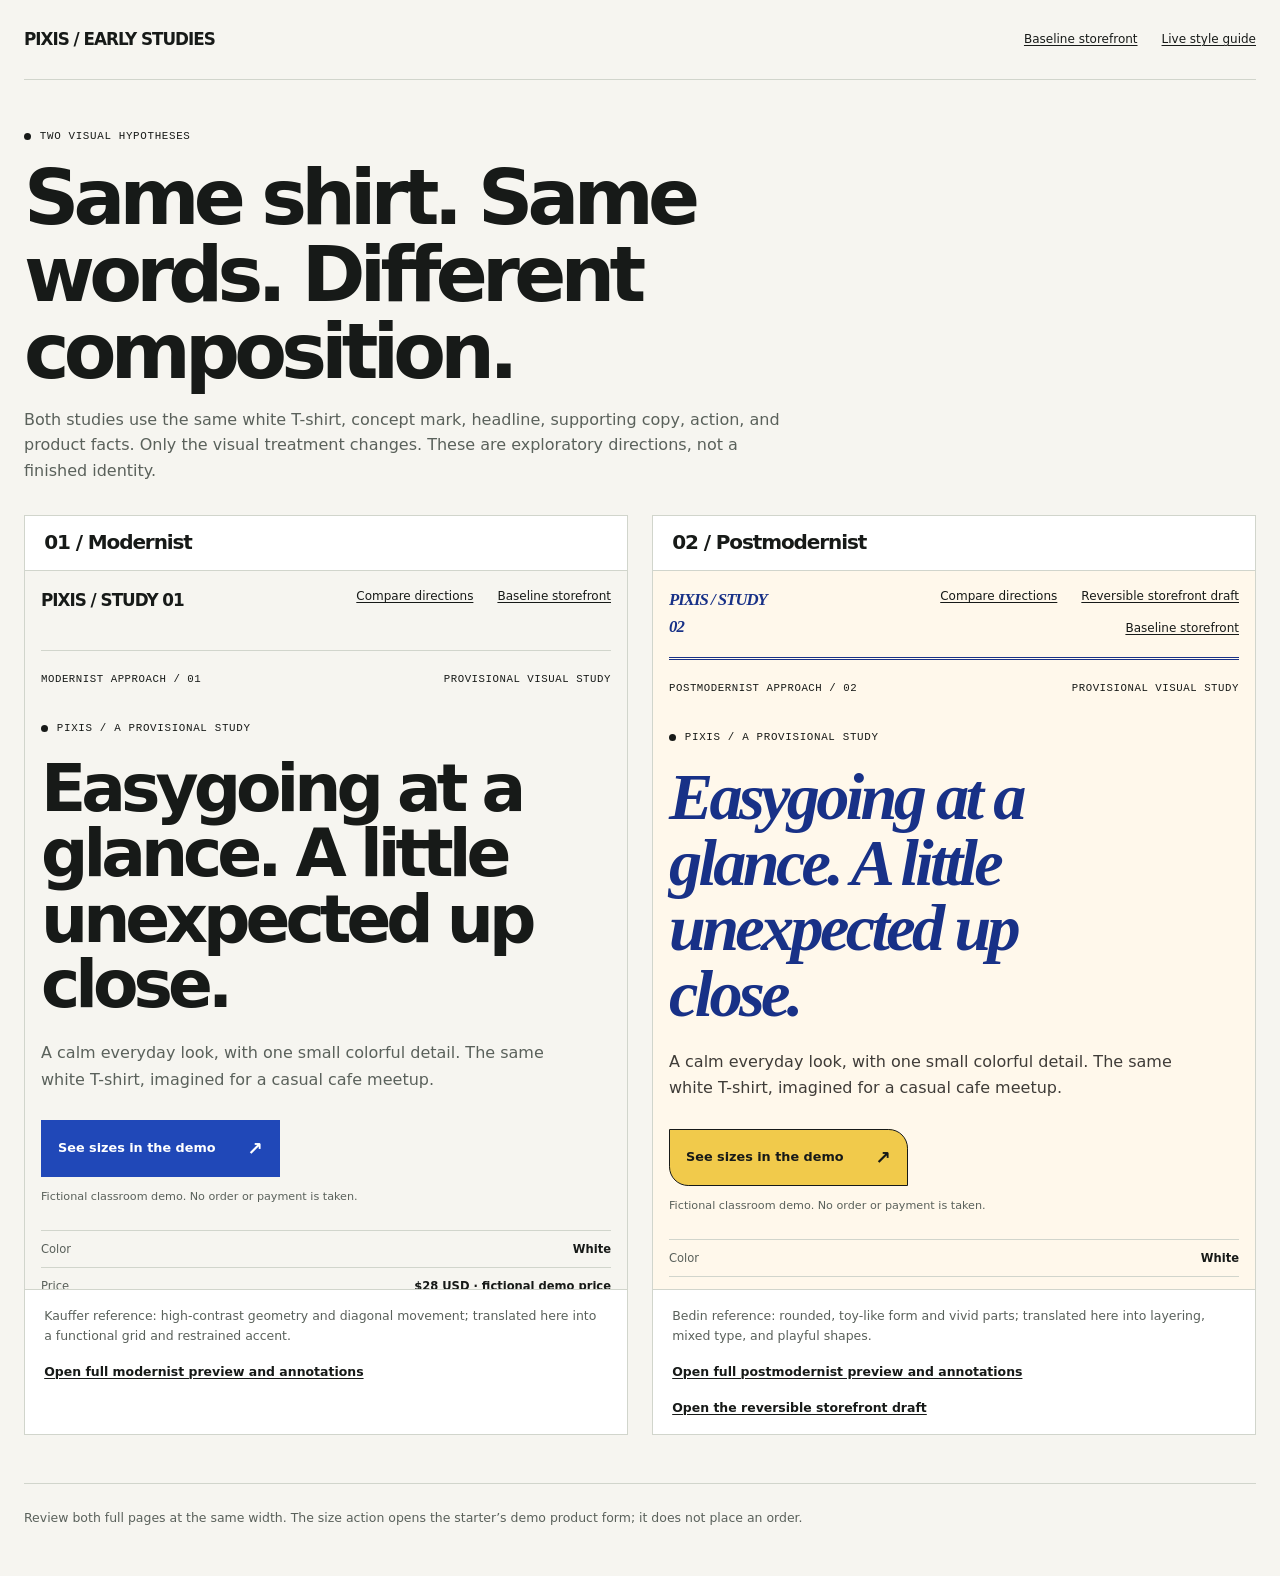
<file: public/explorations/compare.html>
<!doctype html>
<html lang="en">
  <head>
    <meta charset="utf-8" />
    <meta name="viewport" content="width=device-width, initial-scale=1" />
    <meta
      name="description"
      content="Compare modernist and postmodernist Pixis hero studies using the same white T-shirt and copy."
    />
    <title>Compare two hero studies — Pixis</title>
    <link rel="icon" href="data:," />
    <link rel="stylesheet" href="../styles.css" />
    <link rel="stylesheet" href="explorations.css" />
  </head>
  <body class="exploration-page comparison-page">
    <a class="skip-link" href="#main">Skip to content</a>
    <header class="preview-header preview-wrap">
      <a class="preview-brand" href="../index.html">PIXIS / EARLY STUDIES</a>
      <nav class="preview-nav" aria-label="Preview navigation">
        <a href="../index.html">Baseline storefront</a>
        <a href="../styleguide.html">Live style guide</a>
      </nav>
    </header>
    <main id="main">
      <section
        class="compare-intro preview-wrap"
        aria-labelledby="compare-title"
      >
        <p class="eyebrow">
          <span class="status-dot" aria-hidden="true"></span> Two visual
          hypotheses
        </p>
        <h1 id="compare-title">
          Same shirt. Same words. Different composition.
        </h1>
        <p class="compare-description">
          Both studies use the same white T-shirt, concept mark, headline,
          supporting copy, action, and product facts. Only the visual treatment
          changes. These are exploratory directions, not a finished identity.
        </p>
      </section>
      <section
        class="comparison-grid preview-wrap"
        aria-label="Paired hero previews"
      >
        <article class="comparison-card">
          <header>
            <h2>01 / Modernist</h2>
          </header>
          <iframe
            src="modernist.html"
            title="Modernist Pixis hero preview"
            loading="eager"
          ></iframe>
          <p>
            Kauffer reference: high-contrast geometry and diagonal movement;
            translated here into a functional grid and restrained accent.
          </p>
          <a href="modernist.html"
            >Open full modernist preview and annotations</a
          >
        </article>
        <article class="comparison-card">
          <header>
            <h2>02 / Postmodernist</h2>
          </header>
          <iframe
            src="postmodernist.html"
            title="Postmodernist Pixis hero preview"
            loading="eager"
          ></iframe>
          <p>
            Bedin reference: rounded, toy-like form and vivid parts; translated
            here into layering, mixed type, and playful shapes.
          </p>
          <a href="postmodernist.html"
            >Open full postmodernist preview and annotations</a
          >
          <a href="postmodernist-draft.html"
            >Open the reversible storefront draft</a
          >
        </article>
      </section>
      <p class="comparison-reminder preview-wrap">
        Review both full pages at the same width. The size action opens the
        starter’s demo product form; it does not place an order.
      </p>
    </main>
  </body>
</html>
</file>
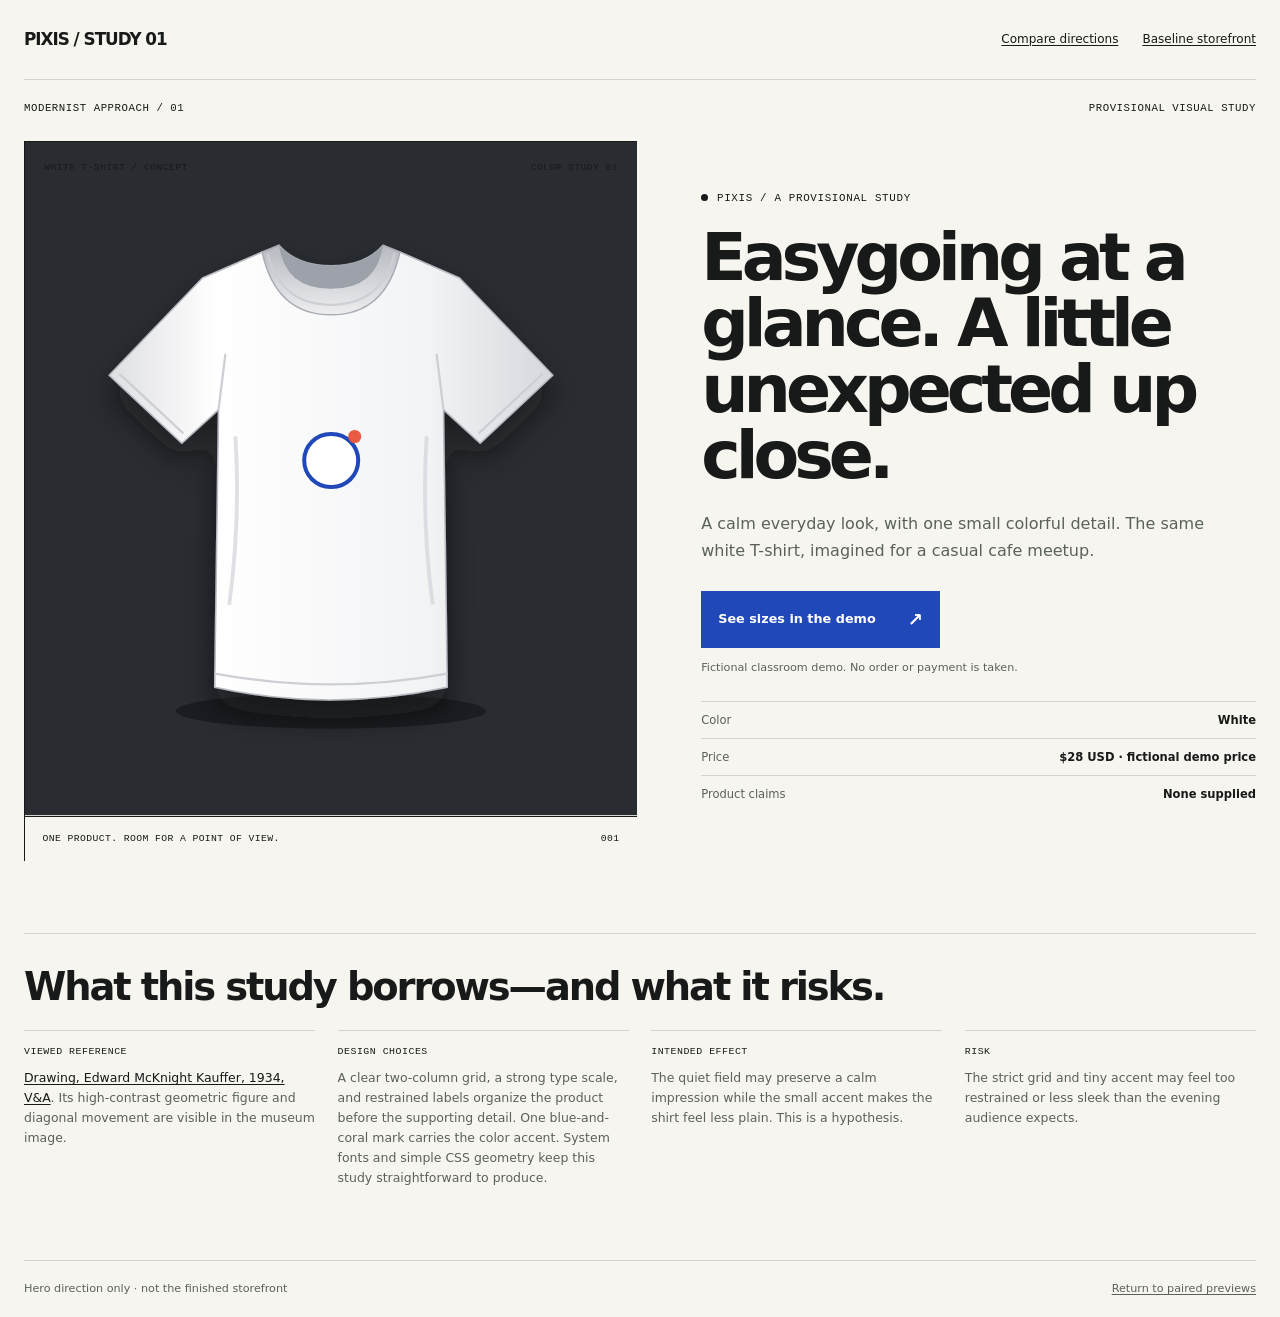
<file: public/explorations/modernist.html>
<!doctype html>
<html lang="en">
  <head>
    <meta charset="utf-8" />
    <meta name="viewport" content="width=device-width, initial-scale=1" />
    <meta
      name="description"
      content="A modernist hero study for the provisional Pixis T-shirt brand."
    />
    <title>Modernist study — Pixis</title>
    <link rel="icon" href="data:," />
    <link rel="stylesheet" href="../styles.css" />
    <link rel="stylesheet" href="explorations.css" />
  </head>
  <body class="exploration-page direction-modernist">
    <a class="skip-link" href="#main">Skip to content</a>
    <header class="preview-header preview-wrap">
      <a class="preview-brand" href="../index.html">PIXIS / STUDY 01</a>
      <nav class="preview-nav" aria-label="Preview navigation">
        <a href="compare.html">Compare directions</a>
        <a href="../index.html">Baseline storefront</a>
      </nav>
    </header>
    <main id="main">
      <div class="preview-kicker preview-wrap">
        <span>Modernist approach / 01</span>
        <span>Provisional visual study</span>
      </div>
      <section class="hero-layout preview-wrap" aria-labelledby="hero-title">
        <div class="hero-art">
          <div class="art-label">
            <span>White T-shirt / concept</span>
            <span>Color study 01</span>
          </div>
          <div class="shirt-stage">
            <img
              src="../assets/white-shirt.svg"
              alt="White short-sleeved T-shirt with a small blue and coral concept graphic"
              width="800"
              height="880"
            />
            <span class="concept-mark" aria-hidden="true"></span>
          </div>
          <div class="art-caption">
            <span>One product. Room for a point of view.</span>
            <span>001</span>
          </div>
        </div>
        <div class="hero-copy">
          <p class="eyebrow">
            <span class="status-dot" aria-hidden="true"></span> Pixis / a
            provisional study
          </p>
          <h1 id="hero-title">
            Easygoing at a glance. A little unexpected up close.
          </h1>
          <p class="hero-support">
            A calm everyday look, with one small colorful detail. The same white
            T-shirt, imagined for a casual cafe meetup.
          </p>
          <a
            class="preview-action"
            href="../index.html#product-form"
            target="_top"
            >See sizes in the demo <span aria-hidden="true">↗</span></a
          >
          <p class="demo-note">
            Fictional classroom demo. No order or payment is taken.
          </p>
          <dl class="preview-facts">
            <div>
              <dt>Color</dt>
              <dd>White</dd>
            </div>
            <div>
              <dt>Price</dt>
              <dd>$28 USD · fictional demo price</dd>
            </div>
            <div>
              <dt>Product claims</dt>
              <dd>None supplied</dd>
            </div>
          </dl>
        </div>
      </section>
      <section class="design-notes preview-wrap" aria-labelledby="notes-title">
        <h2 id="notes-title">What this study borrows—and what it risks.</h2>
        <dl class="notes-grid">
          <div>
            <dt>Viewed reference</dt>
            <dd>
              <a
                href="https://www.vam.ac.uk/articles/what-was-modernism"
                target="_blank"
                rel="noopener"
                >Drawing, Edward McKnight Kauffer, 1934, V&amp;A</a
              >. Its high-contrast geometric figure and diagonal movement are
              visible in the museum image.
            </dd>
          </div>
          <div>
            <dt>Design choices</dt>
            <dd>
              A clear two-column grid, a strong type scale, and restrained
              labels organize the product before the supporting detail. One
              blue-and-coral mark carries the color accent. System fonts and
              simple CSS geometry keep this study straightforward to produce.
            </dd>
          </div>
          <div>
            <dt>Intended effect</dt>
            <dd>
              The quiet field may preserve a calm impression while the small
              accent makes the shirt feel less plain. This is a hypothesis.
            </dd>
          </div>
          <div>
            <dt>Risk</dt>
            <dd>
              The strict grid and tiny accent may feel too restrained or less
              sleek than the evening audience expects.
            </dd>
          </div>
        </dl>
      </section>
    </main>
    <footer class="preview-footer preview-wrap">
      <span>Hero direction only · not the finished storefront</span>
      <a href="compare.html">Return to paired previews</a>
    </footer>
  </body>
</html>
</file>
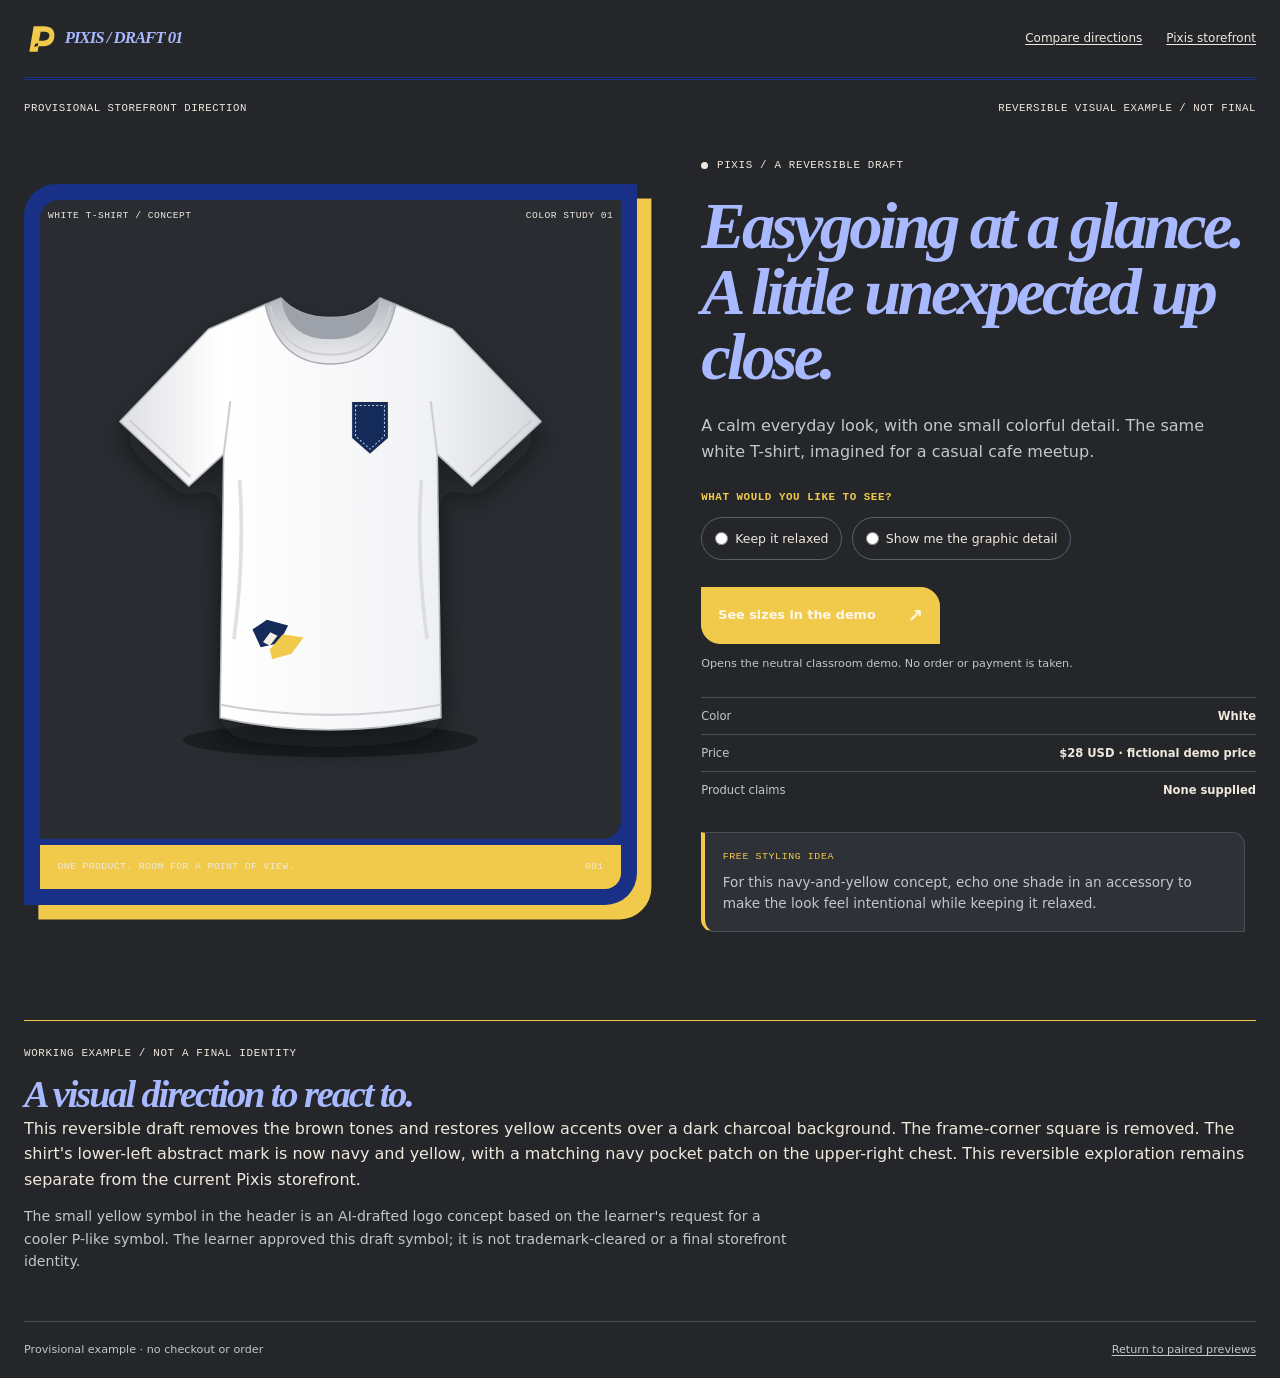
<file: public/explorations/postmodernist-draft.html>
<!doctype html>
<html lang="en">
  <head>
    <meta charset="utf-8" />
    <meta name="viewport" content="width=device-width, initial-scale=1" />
    <meta
      name="description"
      content="A reversible postmodernist storefront draft for the provisional Pixis T-shirt brand."
    />
    <title>Provisional storefront draft — Pixis</title>
    <link rel="icon" href="data:," />
    <link rel="stylesheet" href="../styles.css" />
    <link rel="stylesheet" href="explorations.css" />
  </head>
  <body
    class="exploration-page direction-postmodernist postmodernist-draft-page"
  >
    <a class="skip-link" href="#main">Skip to content</a>
    <header class="preview-header preview-wrap">
      <a class="preview-brand" href="../index.html">
        <img
          class="draft-logo-mark"
          src="../assets/pixis-symbol.svg"
          alt=""
          width="32"
          height="32"
        />
        <span>PIXIS / DRAFT 01</span>
      </a>
      <nav class="preview-nav" aria-label="Preview navigation">
        <a href="compare.html">Compare directions</a>
        <a href="../index.html">Pixis storefront</a>
      </nav>
    </header>
    <main id="main">
      <div class="preview-kicker preview-wrap">
        <span>Provisional storefront direction</span>
        <span>Reversible visual example / not final</span>
      </div>
      <section class="hero-layout preview-wrap" aria-labelledby="hero-title">
        <div class="hero-art">
          <div class="art-label">
            <span>White T-shirt / concept</span>
            <span>Color study 01</span>
          </div>
          <div class="shirt-stage">
            <img
              src="../assets/white-shirt.svg"
              alt="White T-shirt with a navy pocket patch on the upper-right chest and a small abstract navy and yellow mark near the lower-left front, on a dark charcoal background"
              width="800"
              height="880"
            />
            <img
              class="shirt-pocket"
              src="../assets/shirt-pocket.svg"
              alt=""
              width="80"
              height="70"
            />
            <img
              class="shirt-mark"
              src="../assets/shirt-mark.svg"
              alt=""
              width="120"
              height="96"
            />
          </div>
          <div class="art-caption">
            <span>One product. Room for a point of view.</span>
            <span>001</span>
          </div>
        </div>
        <div class="hero-copy">
          <p class="eyebrow">
            <span class="status-dot" aria-hidden="true"></span> Pixis / a
            reversible draft
          </p>
          <h1 id="hero-title">
            Easygoing at a glance. A little unexpected up close.
          </h1>
          <p class="hero-support">
            A calm everyday look, with one small colorful detail. The same white
            T-shirt, imagined for a casual cafe meetup.
          </p>
          <fieldset class="style-preference" id="style-preference">
            <legend>What would you like to see?</legend>
            <label>
              <input type="radio" name="style-preference" value="relaxed" />
              <span>Keep it relaxed</span>
            </label>
            <label>
              <input type="radio" name="style-preference" value="detail" />
              <span>Show me the graphic detail</span>
            </label>
          </fieldset>
          <div
            class="preference-result"
            id="preference-result"
            aria-live="polite"
            aria-atomic="true"
            hidden
          >
            <p data-preference-panel="relaxed" hidden>
              The white shirt stays the main visual, with the small
              navy-and-yellow concept mark as an accent.
            </p>
            <div data-preference-panel="detail" hidden>
              <figure class="detail-callout">
                <div class="detail-zoom-window" aria-hidden="true">
                  <div class="detail-zoom-scene">
                    <img
                      src="../assets/white-shirt.svg"
                      alt=""
                      width="800"
                      height="880"
                    />
                    <img
                      class="detail-zoom-mark"
                      src="../assets/shirt-mark.svg"
                      alt=""
                      width="120"
                      height="96"
                    />
                  </div>
                </div>
                <figcaption>
                  <span class="detail-callout-label">Symbol / close-up</span>
                  <span
                    >Cropped from the white-shirt concept to show the symbol in
                    place.</span
                  >
                </figcaption>
              </figure>
            </div>
          </div>
          <a class="preview-action" href="../index.html#product-form"
            >See sizes in the demo <span aria-hidden="true">↗</span></a
          >
          <p class="demo-note">
            Opens the neutral classroom demo. No order or payment is taken.
          </p>
          <dl class="preview-facts">
            <div>
              <dt>Color</dt>
              <dd>White</dd>
            </div>
            <div>
              <dt>Price</dt>
              <dd>$28 USD · fictional demo price</dd>
            </div>
            <div>
              <dt>Product claims</dt>
              <dd>None supplied</dd>
            </div>
          </dl>
          <aside class="styling-tip" aria-labelledby="styling-tip-title">
            <p class="styling-tip-label" id="styling-tip-title">
              Free styling idea
            </p>
            <p>
              For this navy-and-yellow concept, echo one shade in an accessory
              to make the look feel intentional while keeping it relaxed.
            </p>
          </aside>
        </div>
      </section>
      <section
        class="draft-disclaimer preview-wrap"
        aria-labelledby="draft-note-title"
      >
        <p class="eyebrow">Working example / not a final identity</p>
        <h2 id="draft-note-title">A visual direction to react to.</h2>
        <p>
          This reversible draft removes the brown tones and restores yellow
          accents over a dark charcoal background. The frame-corner square is
          removed. The shirt's lower-left abstract mark is now navy and yellow,
          with a matching navy pocket patch on the upper-right chest. This
          reversible exploration remains separate from the current Pixis
          storefront.
        </p>
        <p>
          The small yellow symbol in the header is an AI-drafted logo concept
          based on the learner's request for a cooler P-like symbol. The learner
          approved this draft symbol; it is not trademark-cleared or a final
          storefront identity.
        </p>
      </section>
    </main>
    <footer class="preview-footer preview-wrap">
      <span>Provisional example · no checkout or order</span>
      <a href="compare.html">Return to paired previews</a>
    </footer>
    <script src="../brand-preference.js" defer></script>
  </body>
</html>
</file>
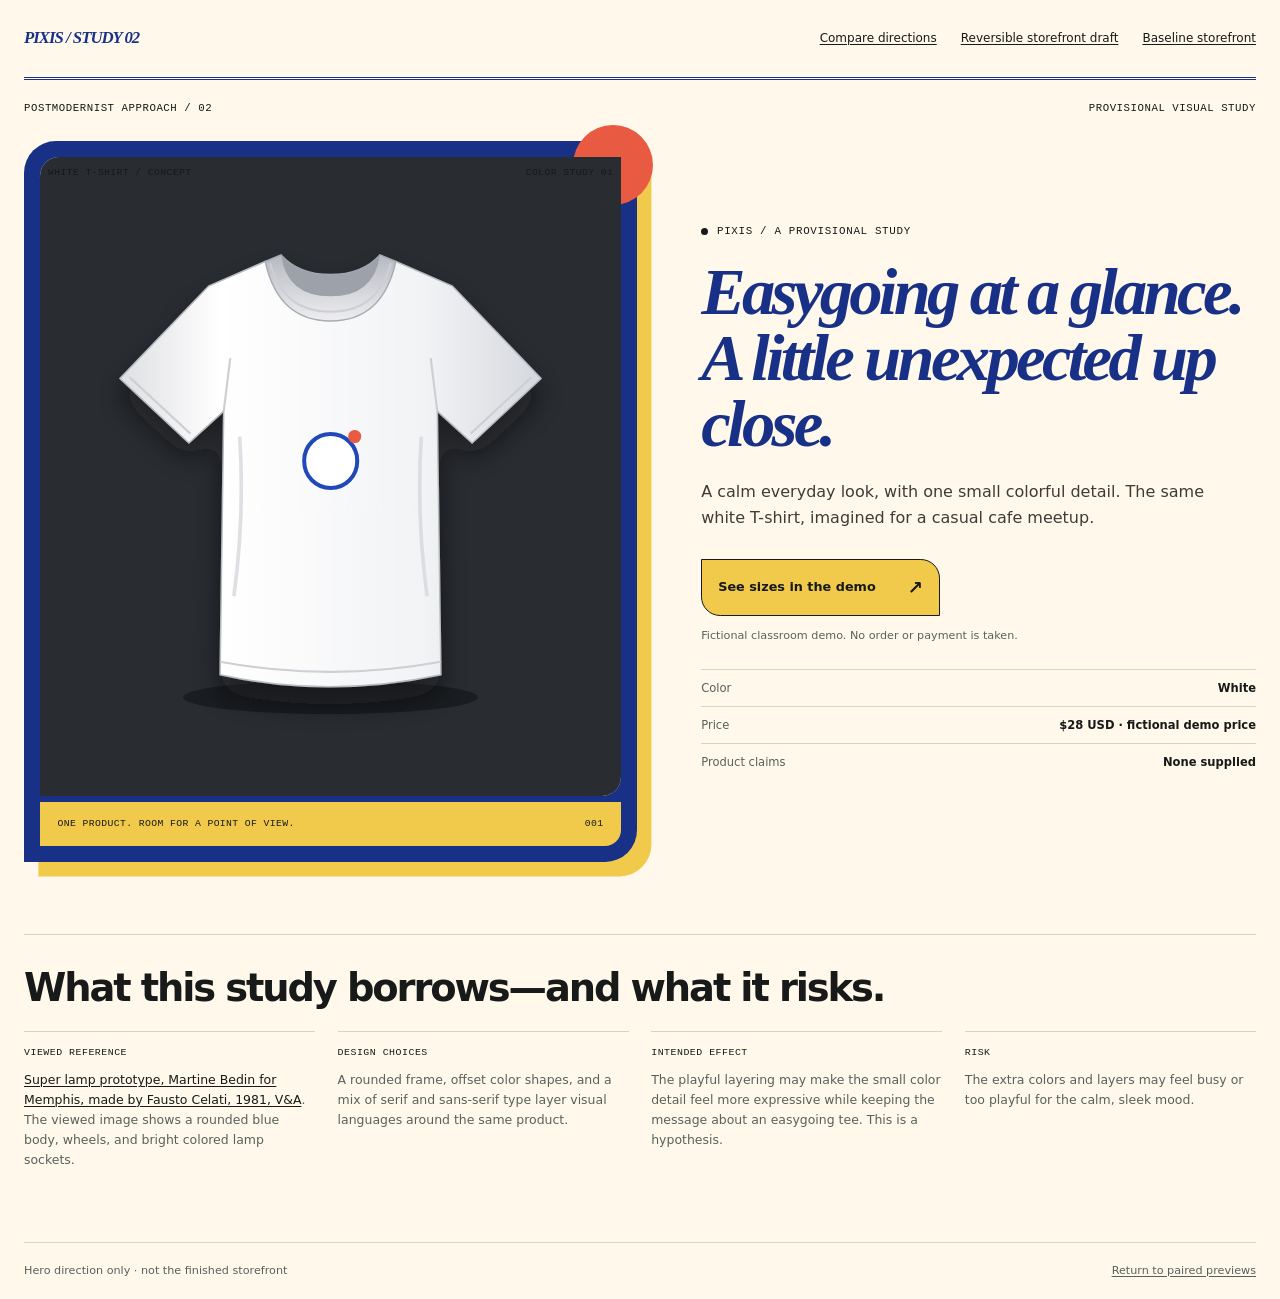
<file: public/explorations/postmodernist.html>
<!doctype html>
<html lang="en">
  <head>
    <meta charset="utf-8" />
    <meta name="viewport" content="width=device-width, initial-scale=1" />
    <meta
      name="description"
      content="A postmodernist hero study for the provisional Pixis T-shirt brand."
    />
    <title>Postmodernist study — Pixis</title>
    <link rel="icon" href="data:," />
    <link rel="stylesheet" href="../styles.css" />
    <link rel="stylesheet" href="explorations.css" />
  </head>
  <body class="exploration-page direction-postmodernist">
    <a class="skip-link" href="#main">Skip to content</a>
    <header class="preview-header preview-wrap">
      <a class="preview-brand" href="../index.html">PIXIS / STUDY 02</a>
      <nav class="preview-nav" aria-label="Preview navigation">
        <a href="compare.html">Compare directions</a>
        <a href="postmodernist-draft.html">Reversible storefront draft</a>
        <a href="../index.html">Baseline storefront</a>
      </nav>
    </header>
    <main id="main">
      <div class="preview-kicker preview-wrap">
        <span>Postmodernist approach / 02</span>
        <span>Provisional visual study</span>
      </div>
      <section class="hero-layout preview-wrap" aria-labelledby="hero-title">
        <div class="hero-art">
          <div class="art-label">
            <span>White T-shirt / concept</span>
            <span>Color study 01</span>
          </div>
          <div class="shirt-stage">
            <img
              src="../assets/white-shirt.svg"
              alt="White short-sleeved T-shirt with a small blue and coral concept graphic"
              width="800"
              height="880"
            />
            <span class="concept-mark" aria-hidden="true"></span>
          </div>
          <div class="art-caption">
            <span>One product. Room for a point of view.</span>
            <span>001</span>
          </div>
        </div>
        <div class="hero-copy">
          <p class="eyebrow">
            <span class="status-dot" aria-hidden="true"></span> Pixis / a
            provisional study
          </p>
          <h1 id="hero-title">
            Easygoing at a glance. A little unexpected up close.
          </h1>
          <p class="hero-support">
            A calm everyday look, with one small colorful detail. The same white
            T-shirt, imagined for a casual cafe meetup.
          </p>
          <a
            class="preview-action"
            href="../index.html#product-form"
            target="_top"
            >See sizes in the demo <span aria-hidden="true">↗</span></a
          >
          <p class="demo-note">
            Fictional classroom demo. No order or payment is taken.
          </p>
          <dl class="preview-facts">
            <div>
              <dt>Color</dt>
              <dd>White</dd>
            </div>
            <div>
              <dt>Price</dt>
              <dd>$28 USD · fictional demo price</dd>
            </div>
            <div>
              <dt>Product claims</dt>
              <dd>None supplied</dd>
            </div>
          </dl>
        </div>
      </section>
      <section class="design-notes preview-wrap" aria-labelledby="notes-title">
        <h2 id="notes-title">What this study borrows—and what it risks.</h2>
        <dl class="notes-grid">
          <div>
            <dt>Viewed reference</dt>
            <dd>
              <a
                href="https://www.vam.ac.uk/articles/what-is-postmodernism"
                target="_blank"
                rel="noopener"
                >Super lamp prototype, Martine Bedin for Memphis, made by Fausto
                Celati, 1981, V&amp;A</a
              >. The viewed image shows a rounded blue body, wheels, and bright
              colored lamp sockets.
            </dd>
          </div>
          <div>
            <dt>Design choices</dt>
            <dd>
              A rounded frame, offset color shapes, and a mix of serif and
              sans-serif type layer visual languages around the same product.
            </dd>
          </div>
          <div>
            <dt>Intended effect</dt>
            <dd>
              The playful layering may make the small color detail feel more
              expressive while keeping the message about an easygoing tee. This
              is a hypothesis.
            </dd>
          </div>
          <div>
            <dt>Risk</dt>
            <dd>
              The extra colors and layers may feel busy or too playful for the
              calm, sleek mood.
            </dd>
          </div>
        </dl>
      </section>
    </main>
    <footer class="preview-footer preview-wrap">
      <span>Hero direction only · not the finished storefront</span>
      <a href="compare.html">Return to paired previews</a>
    </footer>
  </body>
</html>
</file>
<file: public/styles.css>
/* Shared starter tokens. The storefront and live guide override them together. */
:root {
  --color-paper: #f6f5f0;
  --color-ink: #171a18;
  --color-muted: #5a615b;
  --color-line: #d1d5cc;
  --color-accent: #e3ef56;
  --color-soft: #e8eae1;
  --color-white: #fff;
  --color-danger: #992e28;
  --color-blue: #183187;
  --font-body:
    system-ui, -apple-system, blinkmacsystemfont, "Segoe UI", sans-serif;
  --font-display:
    system-ui, -apple-system, blinkmacsystemfont, "Segoe UI", sans-serif;
  --font-mono: ui-monospace, sfmono-regular, consolas, monospace;
  --space-1: 0.5rem;
  --space-2: 1rem;
  --space-3: 1.5rem;
  --space-4: 2rem;
  --space-5: 3rem;
  --space-6: 4rem;
  --page-width: 1440px;
}

* {
  box-sizing: border-box;
}

html {
  scroll-behavior: smooth;
  scroll-padding-top: 1.5rem;
}

body {
  margin: 0;
  background: var(--color-paper);
  color: var(--color-ink);
  font-family: var(--font-body);
  line-height: 1.6;
  -webkit-font-smoothing: antialiased;
}

.brand-page {
  --color-paper: #242629;
  --color-ink: #f0e8dd;
  --color-muted: #c4c6ca;
  --color-line: #4a4e55;
  --color-accent: #f1ca4b;
  --color-soft: #2e3238;
  --color-white: #f4eee5;
  --color-danger: #ff9e96;
  --color-blue: #183187;
}

img,
svg {
  display: block;
  max-width: 100%;
}

button,
a,
input {
  -webkit-tap-highlight-color: transparent;
}

a {
  color: inherit;
  text-underline-offset: 0.2em;
  text-decoration-thickness: 1px;
}

a:hover {
  text-decoration-thickness: 2px;
}

button,
input {
  font: inherit;
}

button {
  cursor: pointer;
}

button:disabled {
  cursor: default;
}

:focus-visible {
  outline: 3px solid var(--color-ink);
  outline-offset: 5px;
}

[hidden] {
  display: none !important;
}

::selection {
  background: var(--color-accent);
  color: var(--color-ink);
}

.brand-page ::selection {
  color: var(--color-paper);
}

h1,
h2,
h3,
p {
  margin: 0;
}

h1,
h2,
h3 {
  font-family: var(--font-display);
  font-weight: 550;
}

h1 {
  font-size: clamp(3.4rem, 6.25vw, 6.6rem);
  line-height: 0.99;
  letter-spacing: -0.075em;
}

h2 {
  font-size: clamp(2rem, 3.6vw, 3.75rem);
  line-height: 1.08;
  letter-spacing: -0.055em;
}

h3 {
  font-size: 1.3rem;
  line-height: 1.3;
  letter-spacing: -0.03em;
}

p + p {
  margin-top: var(--space-2);
}

.wrap {
  width: min(calc(100% - 6rem), var(--page-width));
  margin-inline: auto;
}

.muted {
  color: var(--color-muted);
}

.eyebrow,
.micro-label,
.visual-label,
.image-caption,
.section-number,
.type-label,
.token-name {
  font-family: var(--font-mono);
  font-size: 0.68rem;
  font-weight: 500;
  line-height: 1.5;
  letter-spacing: 0.06em;
  text-transform: uppercase;
}

.eyebrow {
  display: flex;
  align-items: center;
  gap: 0.55rem;
}

.status-dot {
  width: 7px;
  height: 7px;
  display: inline-block;
  background: var(--color-ink);
  border-radius: 50%;
}

.skip-link {
  position: fixed;
  top: 8px;
  left: 8px;
  z-index: 10;
  transform: translateY(-180%);
  padding: 0.75rem 1rem;
  background: var(--color-ink);
  color: var(--color-white);
}

.skip-link:focus {
  transform: translateY(0);
}

.starter-notice {
  display: flex;
  justify-content: space-between;
  align-items: center;
  gap: 1.5rem;
  padding: 0.8rem 3rem;
  background: var(--color-accent);
  font-size: 0.73rem;
  line-height: 1.5;
}

.starter-notice a {
  flex-shrink: 0;
  font-weight: 650;
}

.brand-banner {
  display: flex;
  justify-content: space-between;
  align-items: center;
  gap: 1.5rem;
  padding: 0.8rem 3rem;
  background: var(--color-accent);
  color: var(--color-paper);
  font-size: 0.73rem;
  line-height: 1.5;
}

.brand-banner a {
  flex-shrink: 0;
  font-weight: 650;
}

.brand-symbol {
  width: 2.1rem;
  height: 2.1rem;
}

.brand-name {
  font-size: 1.1rem;
  font-weight: 700;
  letter-spacing: -0.055em;
  text-transform: uppercase;
}

.brand-page .status-dot {
  background: var(--color-accent);
}

.site-header {
  min-height: 106px;
  display: flex;
  align-items: center;
  gap: 3rem;
  border-bottom: 1px solid var(--color-line);
}

.brand-link {
  display: inline-block;
  flex-shrink: 0;
}

.brand-page .brand-link {
  display: flex;
  align-items: center;
  gap: 0.65rem;
  color: var(--color-ink);
  text-decoration: none;
}

.wordmark {
  width: 150px;
  height: auto;
}

.main-nav {
  display: flex;
  justify-content: center;
  align-items: center;
  gap: 2rem;
  margin-inline: auto;
}

.nav-link,
.bag-link {
  text-decoration: none;
  font-size: 0.8rem;
}

.nav-link {
  padding-block: 0.5rem;
  border-bottom: 1px solid transparent;
}

.nav-link:hover,
.nav-link[aria-current="page"] {
  border-color: currentcolor;
}

.bag-link {
  display: flex;
  align-items: center;
  gap: 0.65rem;
  white-space: nowrap;
}

.bag-count {
  display: grid;
  place-items: center;
  min-width: 1.7rem;
  height: 1.7rem;
  border: 1px solid var(--color-ink);
  border-radius: 50%;
  font-size: 0.7rem;
}

.product-section {
  display: grid;
  grid-template-columns: 1.13fr 1fr;
  gap: clamp(3rem, 7vw, 8rem);
  padding-block: var(--space-5) 5rem;
  align-items: start;
}

.product-visual {
  position: relative;
  margin: 0;
  background: var(--color-soft);
}

.brand-page .product-visual {
  padding: 0.75rem;
  background: var(--color-blue);
  border-radius: 0.9rem 0;
  box-shadow: 0.65rem 0.65rem 0 var(--color-accent);
}

.shirt-stage {
  position: relative;
  overflow: hidden;
  background: var(--color-soft);
  aspect-ratio: 800 / 880;
}

.shirt-art-base {
  width: 100%;
  height: 100%;
  object-fit: cover;
}

.shirt-pocket {
  position: absolute;
  top: 31%;
  left: 53%;
  z-index: 1;
  width: clamp(2.4rem, 3.4vw, 3rem);
  height: auto;
}

.shirt-mark {
  position: absolute;
  top: 65%;
  left: 36%;
  z-index: 1;
  width: clamp(2.5rem, 5.75vw, 3.6rem);
  height: auto;
}

.visual-label {
  position: absolute;
  z-index: 1;
  inset: 1.3rem 1.4rem auto;
  display: flex;
  justify-content: space-between;
  gap: 1rem;
  font-size: 0.6rem;
}

.shirt-image {
  width: 100%;
  height: auto;
  aspect-ratio: 800 / 880;
  object-fit: contain;
}

.image-caption {
  display: flex;
  align-items: center;
  justify-content: space-between;
  gap: 1rem;
  padding: 1.2rem 1.4rem;
  border-top: 1px solid var(--color-line);
  font-size: 0.59rem;
}

.image-caption > :last-child {
  font-family: var(--font-body);
  font-size: 1.5rem;
  line-height: 1;
}

.product-information {
  max-width: 530px;
  padding-block: 1rem;
}

.product-information h1 {
  margin-top: 1.6rem;
}

.product-intro {
  font-size: 1.2rem;
  line-height: 1.5;
  margin-top: 1.8rem;
  letter-spacing: -0.025em;
}

.product-description {
  margin-top: 0.6rem;
  font-size: 0.88rem;
  max-width: 430px;
}

.style-preference {
  display: grid;
  gap: 0.65rem;
  margin: 1.5rem 0 0;
  padding: 0;
  border: 0;
}

.style-preference label {
  display: flex;
  align-items: center;
  gap: 0.6rem;
  width: fit-content;
  max-width: 100%;
  padding: 0.62rem 0.85rem;
  border: 1px solid var(--color-line);
  border-radius: 0 0.7rem;
  color: var(--color-ink);
  font-size: 0.78rem;
  cursor: pointer;
}

.style-preference label:focus-within {
  outline: 2px solid var(--color-accent);
  outline-offset: 3px;
}

.style-preference input {
  margin: 0;
  accent-color: var(--color-accent);
}

.preference-result {
  margin-top: 0.9rem;
}

.preference-note {
  max-width: 34rem;
  margin: 0;
  padding: 0.85rem 1rem;
  border-left: 3px solid var(--color-accent);
  background: var(--color-soft);
  color: var(--color-muted);
  font-size: 0.85rem;
}

.detail-callout {
  display: flex;
  align-items: center;
  gap: 1rem;
  width: fit-content;
  max-width: 100%;
  margin: 0;
  padding: 0.75rem 1rem;
  border: 1px solid var(--color-line);
  border-left: 4px solid var(--color-accent);
  border-radius: 0 0.8rem;
  background: var(--color-soft);
}

.detail-zoom-window {
  position: relative;
  flex: 0 0 clamp(5rem, 10vw, 6.5rem);
  overflow: hidden;
  aspect-ratio: 1;
  border: 2px solid var(--color-accent);
  border-radius: 50%;
  background: #292c31;
}

.detail-zoom-scene {
  position: absolute;
  top: 50%;
  left: 50%;
  width: 250%;
  aspect-ratio: 800 / 880;
  transform: translate(-41%, -69%);
}

.detail-zoom-scene img {
  position: absolute;
  top: 0;
  left: 0;
  width: 100%;
  height: 100%;
}

.detail-zoom-scene .detail-zoom-mark {
  top: 65%;
  left: 36%;
  width: 10%;
  height: auto;
}

.detail-callout figcaption {
  display: grid;
  gap: 0.35rem;
  max-width: 18rem;
  color: var(--color-muted);
  font-size: 0.8rem;
}

.detail-callout-label {
  color: var(--color-accent);
  font-family: var(--font-mono);
  font-size: 0.62rem;
  letter-spacing: 0.06em;
  text-transform: uppercase;
}

.styling-tip {
  max-width: 34rem;
  margin-top: 1.5rem;
  padding: 1rem 1.1rem;
  border: 1px solid var(--color-line);
  border-left: 4px solid var(--color-accent);
  border-radius: 0 0.8rem;
  background: var(--color-soft);
}

.styling-tip p {
  margin: 0;
  color: var(--color-muted);
  font-size: 0.85rem;
}

.styling-tip .styling-tip-label {
  margin-bottom: 0.4rem;
  color: var(--color-accent);
  font-family: var(--font-mono);
  font-size: 0.62rem;
  letter-spacing: 0.06em;
  text-transform: uppercase;
}

.price-row {
  display: flex;
  align-items: center;
  justify-content: space-between;
  gap: 1rem;
  margin-block: 2rem 1.5rem;
  padding-bottom: 1.2rem;
  border-bottom: 1px solid var(--color-line);
}

.price {
  font-size: 1.65rem;
  letter-spacing: -0.04em;
  font-weight: 600;
}

.price span {
  font-family: var(--font-mono);
  font-size: 0.65rem;
  font-weight: 400;
  letter-spacing: 0;
  margin-left: 0.25rem;
}

.price-row .micro-label {
  color: var(--color-muted);
  font-size: 0.6rem;
}

fieldset {
  padding: 0;
  margin: 0;
  border: 0;
  min-width: 0;
}

legend {
  padding: 0;
  font-size: 0.84rem;
  font-weight: 650;
}

.style-preference legend {
  margin-bottom: 0.4rem;
  color: var(--color-accent);
  font-family: var(--font-mono);
  font-size: 0.68rem;
  letter-spacing: 0.05em;
  text-transform: uppercase;
  white-space: nowrap;
}

.field-help {
  margin-top: 0.3rem;
  color: var(--color-muted);
  font-size: 0.74rem;
}

.size-options {
  display: grid;
  grid-template-columns: repeat(4, 1fr);
  gap: 0.6rem;
  margin-top: 1rem;
}

.size-option {
  position: relative;
  cursor: pointer;
}

.size-option input {
  position: absolute;
  opacity: 0;
  width: 100%;
  height: 100%;
  margin: 0;
  cursor: pointer;
}

.size-option span {
  display: grid;
  place-items: center;
  min-height: 3.2rem;
  border: 1px solid var(--color-line);
  background: var(--color-paper);
  font-size: 0.83rem;
  transition:
    background 150ms ease,
    border-color 150ms ease;
}

.size-option input:checked + span {
  background: var(--color-ink);
  border-color: var(--color-ink);
  color: var(--color-paper);
}

.size-option input:hover + span {
  border-color: var(--color-ink);
}

.size-option input:focus-visible + span {
  outline: 3px solid var(--color-ink);
  outline-offset: 4px;
}

.size-option input:focus-visible {
  outline: none;
}

.field-error {
  color: var(--color-danger);
  font-size: 0.8rem;
  margin-top: 0.9rem;
  font-weight: 550;
}

.button {
  display: inline-flex;
  align-items: center;
  justify-content: space-between;
  gap: 2rem;
  min-height: 3.4rem;
  border: 1px solid var(--color-ink);
  padding: 0.9rem 1.25rem;
  font-size: 0.82rem;
  font-weight: 550;
  line-height: 1.4;
  text-decoration: none;
  transition:
    background 150ms ease,
    color 150ms ease;
}

.button > span[aria-hidden] {
  font-size: 1.25rem;
  line-height: 1;
}

.button-primary {
  background: var(--color-ink);
  color: var(--color-paper);
}

.button-primary:hover {
  background: var(--color-accent);
  color: var(--color-ink);
}

.button-secondary {
  background: transparent;
  color: var(--color-ink);
}

.button-secondary:hover {
  background: var(--color-soft);
}

.add-button {
  width: 100%;
  margin-top: 1.4rem;
}

.demo-disclaimer {
  font-size: 0.68rem;
  line-height: 1.65;
  color: var(--color-muted);
  margin-top: 0.9rem;
  max-width: 420px;
}

.product-facts {
  margin-bottom: 0;
  margin-top: 1.8rem;
}

.product-facts div {
  display: flex;
  justify-content: space-between;
  gap: 1rem;
  padding-block: 0.62rem;
  border-top: 1px solid var(--color-line);
  font-size: 0.71rem;
}

.product-facts dt {
  color: var(--color-muted);
}

.product-facts dd {
  margin: 0;
  font-weight: 500;
  text-align: right;
}

.bag-section {
  display: grid;
  grid-template-columns: 1fr 1fr;
  gap: 3rem;
  border-top: 1px solid var(--color-line);
  padding-block: 3rem;
}

.bag-section h2 {
  margin-top: 0.6rem;
  font-size: clamp(2rem, 3vw, 3rem);
}

.bag-details {
  padding-top: 0.2rem;
  font-size: 0.85rem;
}

.bag-message {
  max-width: 500px;
}

.bag-items {
  list-style: none;
  margin: 1rem 0;
  padding: 0;
}

.bag-items:empty {
  margin: 0;
}

.bag-items li {
  padding-block: 0.55rem;
  border-bottom: 1px solid var(--color-line);
  font-size: 0.78rem;
}

.text-button {
  padding: 0.5rem 0;
  border: 0;
  background: transparent;
  color: var(--color-ink);
  font-size: 0.8rem;
  text-decoration: underline;
  text-underline-offset: 0.25rem;
}

.text-button:disabled {
  opacity: 0.5;
}

.bag-details .field-help {
  margin-top: 0.4rem;
  font-size: 0.69rem;
}

.starter-next {
  display: grid;
  grid-template-columns: 1fr 1fr;
  gap: 1.5rem 3rem;
  background: var(--color-accent);
  padding: 2.7rem 3rem 3rem;
  margin-block: 1rem 4rem;
}

.brand-page .starter-next {
  color: var(--color-paper);
}

.starter-next > .eyebrow {
  grid-column: 1 / -1;
}

.starter-next > div {
  max-width: 470px;
  font-size: 0.86rem;
}

.starter-next .button {
  margin-top: 1.6rem;
}

.site-footer {
  display: flex;
  align-items: center;
  justify-content: space-between;
  gap: 2rem;
  border-top: 1px solid var(--color-line);
  padding-block: 1.6rem;
  font-size: 0.67rem;
  color: var(--color-muted);
}

.footer-tagline {
  margin: 0;
}

.footer-separator {
  margin-inline: 0.6rem;
  color: var(--color-ink);
}

.site-footer a {
  color: var(--color-ink);
}

.brand-page .brand-banner {
  padding-inline: 3rem;
}

.guide-art-sample {
  max-width: 560px;
  margin: 1.8rem 0 0;
  padding: 0.75rem;
  background: var(--color-blue);
  box-shadow: 0.5rem 0.5rem 0 var(--color-accent);
}

.guide-art-sample figcaption {
  padding: 0.8rem 0.3rem 0.2rem;
  color: var(--color-ink);
  font-size: 0.72rem;
}

.logo-board-name {
  color: var(--color-ink);
  font-size: 1.3rem;
  font-weight: 700;
  letter-spacing: 0.16em;
}

.logo-nav-size {
  width: 34px;
  height: 34px;
}

.logo-one-color {
  width: 56px;
  height: 56px;
}

.brand-page .button-primary {
  border-color: var(--color-accent);
  background: var(--color-accent);
  color: var(--color-paper);
}

.brand-page .button-primary:hover {
  background: var(--color-paper);
  color: var(--color-ink);
}

.brand-page .starter-next .button-secondary {
  border-color: var(--color-paper);
  color: var(--color-paper);
}

/* Shared editorial pages */
.page-hero {
  padding-block: 4.5rem 3.8rem;
  display: grid;
  grid-template-columns: 1.25fr 0.75fr;
  align-items: end;
  gap: 1.3rem 4rem;
}

.page-hero > .eyebrow {
  grid-column: 1 / -1;
}

.page-hero h1 {
  font-size: clamp(3.5rem, 6.8vw, 7.3rem);
}

.page-hero .hero-summary {
  max-width: 400px;
  font-size: 0.95rem;
  color: var(--color-muted);
  padding-bottom: 0.25rem;
}

.hero-summary strong {
  font-weight: 550;
  color: var(--color-ink);
}

.page-subnav {
  display: flex;
  flex-wrap: wrap;
  gap: 0.6rem 1.8rem;
  padding-block: 1rem;
  border-top: 1px solid var(--color-line);
  border-bottom: 1px solid var(--color-line);
  font-size: 0.76rem;
}

.section-link {
  text-decoration: none;
}

.section-link:hover {
  text-decoration: underline;
}

.guide-section {
  padding-block: 3rem;
  border-bottom: 1px solid var(--color-line);
  display: grid;
  grid-template-columns: 0.32fr 1fr;
  column-gap: 3rem;
}

.section-heading .section-number {
  color: var(--color-muted);
  display: block;
  margin-bottom: 0.8rem;
}

.section-heading h2 {
  font-size: clamp(1.7rem, 2.5vw, 2.65rem);
}

.section-heading p {
  font-size: 0.78rem;
  color: var(--color-muted);
  margin-top: 1rem;
  max-width: 210px;
}

.guide-content {
  min-width: 0;
}

.draft-label {
  display: inline-block;
  padding: 0.3rem 0.55rem;
  background: var(--color-accent);
  color: var(--color-ink);
  font-family: var(--font-mono);
  font-size: 0.6rem;
  line-height: 1.4;
  letter-spacing: 0.03em;
  text-transform: uppercase;
}

.decision-grid {
  display: grid;
  grid-template-columns: repeat(3, 1fr);
  gap: 1.5rem;
  margin-top: 1.6rem;
}

.decision-grid > div {
  border-top: 1px solid var(--color-line);
  padding-top: 0.8rem;
}

.decision-grid h3 {
  font-size: 0.85rem;
  font-weight: 650;
  letter-spacing: 0;
}

.decision-grid p {
  font-size: 0.8rem;
  color: var(--color-muted);
  margin-top: 0.5rem;
}

.decision-grid .undecided {
  font-size: 1.5rem;
  font-weight: 450;
  color: var(--color-ink);
  letter-spacing: -0.04em;
}

.logo-board {
  min-height: 230px;
  display: grid;
  place-items: center;
  padding: 3rem;
  background: var(--color-white);
  border: 1px solid var(--color-line);
}

.logo-board img {
  width: min(100%, 380px);
}

.brand-page .logo-board {
  display: flex;
  gap: 1.2rem;
  background: var(--color-soft);
}

.brand-page .logo-board img {
  width: min(45%, 180px);
  height: auto;
}

.logo-variants {
  display: grid;
  grid-template-columns: 1fr 1fr;
  border: 1px solid var(--color-line);
  border-top: 0;
}

.logo-variant {
  min-height: 140px;
  padding: 1.5rem;
  display: flex;
  flex-direction: column;
  justify-content: space-between;
  gap: 1.5rem;
}

.logo-variant + .logo-variant {
  border-left: 1px solid var(--color-line);
}

.logo-small {
  width: 110px;
  height: auto;
}

.logo-mono {
  width: 190px;
  filter: brightness(0);
}

.logo-variant p,
.guide-note {
  font-size: 0.73rem;
  color: var(--color-muted);
}

.guide-note {
  margin-top: 1rem;
  max-width: 680px;
}

.palette-grid {
  display: grid;
  grid-template-columns: repeat(5, 1fr);
  gap: 0.65rem;
}

.color-swatch {
  height: 120px;
  border: 1px solid var(--color-line);
  background: var(--swatch-color);
}

.palette-card h3 {
  font-size: 0.76rem;
  letter-spacing: 0;
  font-weight: 650;
  margin-top: 0.65rem;
}

.palette-card code {
  font-family: var(--font-mono);
  font-size: 0.65rem;
  color: var(--color-muted);
  display: block;
  margin-top: 0.15rem;
}

.palette-card p {
  font-size: 0.66rem;
  color: var(--color-muted);
  margin-top: 0.4rem;
  line-height: 1.5;
}

.type-specimen {
  border-top: 1px solid var(--color-line);
  padding-block: 1.3rem;
}

.type-specimen:first-child {
  border-top: 0;
  padding-top: 0;
}

.type-label {
  display: block;
  margin-bottom: 1rem;
  color: var(--color-muted);
  font-size: 0.6rem;
}

.type-display {
  font-family: var(--font-display);
  font-size: clamp(2.5rem, 4.5vw, 5rem);
  font-weight: 550;
  letter-spacing: -0.075em;
  line-height: 1;
  max-width: 700px;
}

.type-body {
  font-family: var(--font-body);
  font-size: 1rem;
  max-width: 570px;
}

.type-mono {
  font-family: var(--font-mono);
  text-transform: uppercase;
  font-size: 0.7rem;
  letter-spacing: 0.06em;
}

.spacing-grid {
  display: flex;
  flex-wrap: wrap;
  align-items: start;
  gap: 2rem;
}

.spacing-token {
  min-width: 52px;
}

.spacing-bar {
  width: var(--token-size);
  height: 40px;
  background: var(--color-ink);
  margin-bottom: 0.9rem;
}

.token-name {
  display: block;
  font-size: 0.6rem;
}

.spacing-token code {
  font-family: var(--font-mono);
  color: var(--color-muted);
  font-size: 0.65rem;
}

.button-samples {
  display: flex;
  flex-wrap: wrap;
  gap: 1rem;
}

.button-samples .button {
  min-width: 185px;
}

.voice-grid {
  display: grid;
  grid-template-columns: 1fr 1fr;
  gap: 2rem;
}

.voice-grid h3 {
  font-size: 0.95rem;
  font-weight: 600;
  margin-bottom: 0.65rem;
}

.voice-grid p {
  font-size: 0.84rem;
  color: var(--color-muted);
}

.voice-example {
  font-size: 1.7rem !important;
  color: var(--color-ink) !important;
  letter-spacing: -0.035em;
  line-height: 1.3;
}

.guide-footer-note {
  display: flex;
  gap: 2rem;
  align-items: center;
  justify-content: space-between;
  background: var(--color-soft);
  padding: 1.5rem 2rem;
  margin-block: 2rem 4rem;
}

.guide-footer-note p {
  font-size: 0.83rem;
  max-width: 680px;
}

.guide-footer-note a {
  font-size: 0.8rem;
  white-space: nowrap;
}

@media (width >= 1600px) {
  .product-section {
    gap: 8rem;
  }
}

@media (width <= 1100px) {
  .wrap {
    width: calc(100% - 4rem);
  }

  .starter-notice {
    padding-inline: 2rem;
  }

  .brand-banner {
    padding-inline: 2rem;
  }

  .site-header {
    gap: 1.7rem;
  }

  .main-nav {
    gap: 1.25rem;
  }

  .product-section {
    gap: 3rem;
    align-items: start;
  }

  .product-information h1 {
    font-size: clamp(3.4rem, 7vw, 5rem);
  }

  .product-information {
    padding-top: 0.5rem;
  }

  .product-intro {
    margin-top: 1.4rem;
  }

  .price-row {
    margin-top: 1.5rem;
  }

  .page-hero {
    column-gap: 2rem;
  }

  .guide-section {
    grid-template-columns: 0.35fr 1fr;
    gap: 2rem;
  }

  .palette-grid {
    grid-template-columns: repeat(3, 1fr);
    row-gap: 1.6rem;
  }
}

@media (width <= 760px) {
  .wrap {
    width: calc(100% - 2.5rem);
  }

  .starter-notice {
    padding: 0.75rem 1.25rem;
    font-size: 0.67rem;
    gap: 1rem;
  }

  .brand-banner {
    align-items: flex-start;
    flex-direction: column;
    padding: 0.75rem 1.25rem;
    font-size: 0.67rem;
    gap: 0.35rem;
  }

  .starter-notice > span {
    max-width: 480px;
  }

  .starter-notice a {
    font-size: 0.65rem;
  }

  .site-header {
    min-height: 108px;
    display: grid;
    grid-template-columns: 1fr auto;
    gap: 0.5rem 1rem;
    padding-block: 1.2rem 1rem;
  }

  .wordmark {
    width: 130px;
  }

  .main-nav {
    grid-row: 2;
    grid-column: 1 / -1;
    margin: 0;
    justify-content: flex-start;
    gap: 1.5rem;
  }

  .nav-link,
  .bag-link {
    font-size: 0.73rem;
  }

  .bag-link {
    grid-column: 2;
    grid-row: 1;
  }

  .bag-count {
    min-width: 1.5rem;
    height: 1.5rem;
  }

  .product-section {
    grid-template-columns: 1fr;
    gap: 2rem;
    padding-block: 1.5rem 3rem;
  }

  .product-visual {
    max-width: 600px;
    width: 100%;
    margin-inline: auto;
  }

  .shirt-image {
    max-height: 530px;
  }

  .product-information {
    max-width: none;
    padding: 0;
  }

  .product-information h1 {
    font-size: clamp(4.2rem, 13vw, 7rem);
    margin-top: 1rem;
  }

  .product-intro {
    font-size: 1.1rem;
    margin-top: 1.4rem;
  }

  .product-description {
    max-width: 580px;
  }

  .product-facts {
    margin-top: 1.5rem;
  }

  .bag-section {
    grid-template-columns: 1fr;
    gap: 1.3rem;
    padding-block: 2rem;
  }

  .bag-section h2 {
    margin-top: 0.6rem;
  }

  .starter-next {
    grid-template-columns: 1fr;
    padding: 1.8rem;
    gap: 1.3rem;
    margin-block: 1rem 3rem;
  }

  .starter-next > div {
    max-width: none;
  }

  .site-footer {
    flex-wrap: wrap;
    gap: 0.7rem 2rem;
    padding-block: 1.5rem;
  }

  .footer-tagline {
    display: none;
  }

  .page-hero {
    padding-block: 2.5rem;
    grid-template-columns: 1fr;
    row-gap: 1.4rem;
  }

  .page-hero h1 {
    font-size: clamp(3.7rem, 11vw, 6rem);
  }

  .page-hero .hero-summary {
    max-width: 570px;
    font-size: 0.9rem;
  }

  .page-subnav {
    gap: 0.6rem 1.2rem;
    font-size: 0.72rem;
  }

  .guide-section {
    grid-template-columns: 1fr;
    gap: 1.8rem;
    padding-block: 2.3rem;
  }

  .section-heading {
    display: grid;
    grid-template-columns: 1fr 1fr;
    column-gap: 2rem;
  }

  .section-heading .section-number {
    grid-column: 1 / -1;
    margin-bottom: 0.5rem;
  }

  .section-heading p {
    max-width: none;
    margin: 0;
    font-size: 0.73rem;
  }

  .decision-grid {
    gap: 1rem;
  }

  .decision-grid .undecided {
    font-size: 1.3rem;
  }

  .decision-grid p {
    font-size: 0.73rem;
  }

  .palette-grid {
    grid-template-columns: repeat(3, 1fr);
  }

  .color-swatch {
    height: 85px;
  }

  .palette-card p {
    font-size: 0.62rem;
  }

  .palette-card code {
    font-size: 0.57rem;
  }

  .guide-footer-note {
    flex-direction: column;
    align-items: start;
    gap: 1rem;
    margin-block: 1.5rem 3rem;
    padding: 1.5rem;
  }
}

@media (width <= 420px) {
  .starter-notice {
    align-items: start;
    flex-direction: column;
    gap: 0.35rem;
  }

  .visual-label {
    inset: 1rem 1rem auto;
    font-size: 0.53rem;
  }

  .image-caption {
    font-size: 0.53rem;
    padding: 1rem;
  }

  .price-row .micro-label {
    font-size: 0.54rem;
  }

  .section-heading {
    grid-template-columns: 1fr;
    gap: 0.6rem;
  }

  .section-heading .section-number {
    margin: 0;
  }

  .decision-grid {
    grid-template-columns: 1fr;
    gap: 1.2rem;
  }

  .decision-grid > div {
    display: grid;
    grid-template-columns: 0.5fr 1fr;
    gap: 0.4rem 1rem;
  }

  .decision-grid p {
    margin-top: 0;
  }

  .decision-grid p:last-child {
    grid-column: 2;
  }

  .palette-grid {
    grid-template-columns: repeat(3, 1fr);
  }

  .color-swatch {
    height: 90px;
  }

  .logo-board {
    min-height: 190px;
    padding: 2rem;
  }

  .logo-variants {
    grid-template-columns: 1fr;
  }

  .logo-variant {
    min-height: 125px;
  }

  .logo-variant + .logo-variant {
    border-left: 0;
    border-top: 1px solid var(--color-line);
  }

  .voice-grid {
    grid-template-columns: 1fr;
    gap: 1.5rem;
  }
}

@media (prefers-reduced-motion: reduce) {
  html {
    scroll-behavior: auto;
  }

  *,
  *::before,
  *::after {
    transition: none !important;
    animation: none !important;
  }
}

.brand-page .product-information h1 {
  max-width: 13ch;
  font-size: clamp(2.8rem, 4.2vw, 4.25rem);
  line-height: 1.02;
}

.brand-page .draft-label {
  color: var(--color-paper);
}
</file>
<file: public/studio.css>
/* Assignment overview: the README remains the setup authority. */
.studio-hero {
  padding-bottom: 3rem;
}

.studio-hero h1 {
  font-size: clamp(4rem, 8.4vw, 9rem);
}

.studio-hero .hero-summary {
  padding-bottom: 0.4rem;
}

.studio-hero .button {
  margin-top: 1.8rem;
}

.studio-ribbon {
  display: grid;
  grid-template-columns: 1fr auto;
  align-items: center;
  gap: 1.5rem;
  background: var(--color-accent);
  padding: 1.6rem 2rem;
}

.cycle {
  font-size: clamp(1.15rem, 2vw, 1.8rem);
  font-weight: 550;
  letter-spacing: -0.04em;
  line-height: 1.5;
}

.cycle span {
  font-weight: 350;
  margin-inline: 0.3rem;
}

.studio-ribbon .micro-label {
  max-width: 205px;
  text-align: right;
  font-size: 0.6rem;
}

.studio-intro {
  display: grid;
  grid-template-columns: 1fr 1fr;
  gap: 4rem;
  padding-block: 4rem;
  border-bottom: 1px solid var(--color-line);
}

.studio-intro h2 {
  margin-top: 0.9rem;
}

.studio-intro p {
  font-size: 0.9rem;
  color: var(--color-muted);
  max-width: 540px;
}

.studio-intro .lead {
  font-size: 1.15rem;
  color: var(--color-ink);
  line-height: 1.55;
  letter-spacing: -0.025em;
}

.path-section {
  padding-block: 4rem;
}

.path-intro {
  display: flex;
  justify-content: space-between;
  gap: 2rem;
  align-items: end;
  margin-bottom: 2rem;
}

.path-intro h2 {
  margin-top: 0.8rem;
}

.path-intro > p {
  font-size: 0.85rem;
  color: var(--color-muted);
  max-width: 340px;
}

.studio-path {
  margin: 0;
  padding: 0;
  list-style: none;
  display: grid;
  grid-template-columns: repeat(3, 1fr);
  border-top: 1px solid var(--color-line);
  border-left: 1px solid var(--color-line);
}

.studio-path > li {
  min-height: 280px;
  border-right: 1px solid var(--color-line);
  border-bottom: 1px solid var(--color-line);
  padding: 1.7rem;
  display: flex;
  flex-direction: column;
}

.stage-number {
  font-family: var(--font-mono);
  font-size: 0.7rem;
  color: var(--color-muted);
  margin-bottom: 2rem;
}

.studio-path h3 {
  font-size: 1.5rem;
  margin-bottom: 0.75rem;
}

.studio-path p {
  font-size: 0.8rem;
  color: var(--color-muted);
}

.studio-path .stage-output {
  font-size: 0.64rem;
  text-transform: uppercase;
  font-family: var(--font-mono);
  letter-spacing: 0.025em;
  margin-top: auto;
  padding-top: 1.5rem;
  color: var(--color-ink);
}

.comparison-section {
  display: grid;
  grid-template-columns: 0.6fr 1fr;
  gap: 4rem;
  padding-block: 3rem 4rem;
  border-top: 1px solid var(--color-line);
}

.comparison-section h2 {
  font-size: clamp(2rem, 3vw, 3rem);
  margin-top: 0.75rem;
}

.comparison-description {
  color: var(--color-muted);
  font-size: 0.82rem;
  margin-top: 1rem;
  max-width: 350px;
}

.comparison-grid {
  display: grid;
  grid-template-columns: 1fr 1fr;
  gap: 1rem;
}

.direction-card {
  border: 1px solid var(--color-line);
  padding: 1rem;
}

.direction-sketch {
  height: 160px;
  margin-bottom: 1.2rem;
  background: var(--color-white);
  overflow: hidden;
  position: relative;
}

.modern-sketch {
  display: grid;
  grid-template-columns: repeat(3, 1fr);
  gap: 0.5rem;
  padding: 1.2rem;
}

.modern-sketch::before {
  content: "Aa";
  font-size: 3.8rem;
  font-weight: 650;
  line-height: 1;
  letter-spacing: -0.08em;
  grid-column: 1 / -1;
}

.modern-sketch i {
  display: block;
  background: var(--color-ink);
  height: 0.4rem;
}

.postmodern-sketch::before {
  content: "Aa";
  position: absolute;
  font-family: Georgia, serif;
  font-style: italic;
  font-size: 5rem;
  transform: rotate(-14deg);
  inset: 0 0 auto 1rem;
  z-index: 1;
}

.postmodern-sketch::after {
  content: "TYPE";
  position: absolute;
  right: -3px;
  bottom: 16px;
  font-weight: 800;
  font-size: 2.5rem;
  letter-spacing: -0.075em;
  transform: rotate(9deg);
  text-decoration: underline;
  text-decoration-color: var(--color-accent);
  text-decoration-thickness: 16px;
  text-underline-offset: -8px;
}

.postmodern-sketch i {
  position: absolute;
  display: block;
  width: 100px;
  height: 100px;
  right: 15px;
  top: 10px;
  background: var(--color-accent);
  border-radius: 50%;
}

.modern-sketch i:last-child {
  background: var(--color-accent);
}

.direction-card h3 {
  font-size: 1rem;
  margin-bottom: 0.5rem;
}

.direction-card p {
  font-size: 0.75rem;
  color: var(--color-muted);
}

.comparison-caption {
  grid-column: 1 / -1;
  color: var(--color-muted);
  font-size: 0.68rem;
}

.example-section {
  padding: 2.5rem 3rem;
  background: var(--color-soft);
  display: grid;
  grid-template-columns: 0.6fr 1fr;
  gap: 3rem;
  margin-bottom: 4rem;
}

.example-section h2 {
  font-size: 2.3rem;
  margin-top: 0.8rem;
}

.example-chain {
  display: grid;
  grid-template-columns: 1fr;
  gap: 1.2rem;
}

.example-step {
  display: grid;
  grid-template-columns: 100px 1fr;
  gap: 1rem;
  padding-bottom: 1rem;
  border-bottom: 1px solid var(--color-line);
}

.example-step:last-child {
  padding-bottom: 0;
  border-bottom: 0;
}

.example-step .micro-label {
  font-size: 0.6rem;
  padding-top: 0.25rem;
}

.example-step p {
  font-size: 0.84rem;
}

.coach-section {
  display: grid;
  grid-template-columns: 1fr 1fr;
  gap: 4rem;
  border-top: 1px solid var(--color-line);
  padding-block: 3rem;
}

.coach-section h2 {
  margin-top: 0.8rem;
}

.coach-section p {
  font-size: 0.85rem;
  color: var(--color-muted);
  margin-top: 1rem;
  max-width: 470px;
}

.coach-quote {
  background: var(--color-white);
  border: 1px solid var(--color-line);
  margin: 0;
  padding: 2rem;
}

.coach-quote .micro-label {
  font-size: 0.6rem;
}

.coach-quote p {
  color: var(--color-ink);
  font-size: 1.3rem;
  line-height: 1.5;
  letter-spacing: -0.03em;
}

.coach-quote footer {
  font-family: var(--font-mono);
  font-size: 0.6rem;
  text-transform: uppercase;
  color: var(--color-muted);
  margin-top: 1.5rem;
}

.resource-section {
  border-top: 1px solid var(--color-line);
  padding-block: 3rem 4rem;
}

.resource-section h2 {
  margin-top: 0.8rem;
}

.resource-grid {
  display: grid;
  grid-template-columns: repeat(4, 1fr);
  gap: 1rem;
  margin-top: 2rem;
}

.resource-card {
  display: block;
  border: 1px solid var(--color-line);
  padding: 1.4rem;
  text-decoration: none;
}

.resource-card:hover {
  background: var(--color-soft);
}

.resource-card span {
  display: block;
  margin-bottom: 1rem;
  font-size: 0.66rem;
  font-family: var(--font-mono);
}

.resource-card h3 {
  font-size: 1rem;
}

.resource-card p {
  font-size: 0.74rem;
  color: var(--color-muted);
  margin-top: 0.6rem;
}

@media (width <= 1100px) {
  .studio-path > li {
    padding: 1.4rem;
  }

  .comparison-section {
    grid-template-columns: 0.65fr 1fr;
    gap: 2rem;
  }

  .example-section {
    gap: 2rem;
    padding: 2rem;
  }
}

@media (width <= 760px) {
  .studio-hero h1 {
    font-size: clamp(4rem, 13vw, 7rem);
  }

  .studio-hero .button {
    margin-top: 1.3rem;
  }

  .studio-ribbon {
    padding: 1.5rem;
    grid-template-columns: 1fr;
    gap: 0.7rem;
  }

  .studio-ribbon .micro-label {
    text-align: left;
    max-width: none;
  }

  .cycle span {
    margin-inline: 0.1rem;
  }

  .studio-intro {
    grid-template-columns: 1fr;
    gap: 1.7rem;
    padding-block: 2.5rem;
  }

  .studio-intro p {
    max-width: none;
  }

  .path-section {
    padding-block: 2.5rem;
  }

  .path-intro {
    align-items: start;
    flex-direction: column;
    gap: 1.2rem;
  }

  .path-intro > p {
    max-width: 540px;
  }

  .studio-path {
    grid-template-columns: repeat(2, 1fr);
  }

  .studio-path > li {
    min-height: 270px;
  }

  .studio-path h3 {
    font-size: 1.3rem;
  }

  .stage-number {
    margin-bottom: 1.5rem;
  }

  .comparison-section {
    grid-template-columns: 1fr;
    gap: 1.5rem;
    padding-block: 2.5rem;
  }

  .comparison-description {
    max-width: 540px;
  }

  .example-section {
    grid-template-columns: 1fr;
    gap: 2rem;
    padding: 1.6rem;
    margin-bottom: 2.5rem;
  }

  .coach-section {
    grid-template-columns: 1fr;
    gap: 1.7rem;
    padding-block: 2.5rem;
  }

  .coach-section p {
    max-width: none;
  }

  .coach-quote {
    padding: 1.6rem;
  }

  .resource-section {
    padding-block: 2.5rem 3rem;
  }

  .resource-grid {
    grid-template-columns: repeat(2, 1fr);
  }
}

@media (width <= 420px) {
  .studio-path {
    grid-template-columns: 1fr;
  }

  .studio-path > li {
    min-height: 235px;
  }

  .example-step {
    grid-template-columns: 1fr;
    gap: 0.4rem;
  }

  .resource-grid {
    gap: 0.7rem;
  }

  .resource-card {
    padding: 1rem;
  }

  .comparison-grid {
    gap: 0.7rem;
  }

  .direction-card {
    padding: 0.75rem;
  }

  .direction-sketch {
    height: 135px;
  }
}
</file>
<file: public/explorations/explorations.css>
.exploration-page {
  --preview-blue: #2048b8;
  --preview-coral: #e85a42;
  --preview-yellow: #f1ca4b;

  min-width: 320px;
  background: var(--color-paper);
}

.exploration-page .preview-wrap {
  width: min(calc(100% - 3rem), 1320px);
  margin-inline: auto;
}

.preview-header {
  min-height: 5rem;
  display: flex;
  align-items: center;
  justify-content: space-between;
  gap: 1.5rem;
  border-bottom: 1px solid var(--color-line);
}

.preview-brand {
  display: inline-flex;
  align-items: center;
  gap: 0.55rem;
  font-size: 1.05rem;
  font-weight: 750;
  letter-spacing: -0.06em;
  text-decoration: none;
}

.draft-logo-mark {
  display: block;
  width: 2rem;
  height: 2rem;
}

.preview-nav {
  display: flex;
  flex-wrap: wrap;
  gap: 0.8rem 1.5rem;
  font-size: 0.75rem;
}

.preview-kicker {
  display: flex;
  justify-content: space-between;
  gap: 1rem;
  padding-top: 1.25rem;
  font-family: var(--font-mono);
  font-size: 0.67rem;
  letter-spacing: 0.05em;
  text-transform: uppercase;
}

.hero-layout {
  display: grid;
  grid-template-columns: minmax(0, 1.05fr) minmax(0, 0.95fr);
  align-items: center;
  gap: clamp(2rem, 5vw, 5rem);
  padding-block: 1.5rem 4.5rem;
}

.hero-art {
  position: relative;
  min-width: 0;
}

.art-label {
  position: absolute;
  z-index: 2;
  inset: 1.1rem 1.2rem auto;
  display: flex;
  justify-content: space-between;
  gap: 1rem;
  font-family: var(--font-mono);
  font-size: 0.6rem;
  letter-spacing: 0.05em;
  text-transform: uppercase;
}

.shirt-stage {
  position: relative;
  overflow: hidden;
  background: var(--color-soft);
  aspect-ratio: 800 / 880;
}

.shirt-stage img {
  width: 100%;
  height: 100%;
  object-fit: cover;
}

.concept-mark {
  position: absolute;
  top: 43%;
  left: 50%;
  width: clamp(2.5rem, 5vw, 3.6rem);
  aspect-ratio: 1;
  border: 0.28rem solid var(--preview-blue);
  border-radius: 50%;
  background: var(--color-white);
  transform: translateX(-50%);
}

.concept-mark::after {
  position: absolute;
  top: -0.35rem;
  right: -0.35rem;
  width: 0.8rem;
  aspect-ratio: 1;
  border-radius: 50%;
  background: var(--preview-coral);
  content: "";
}

.art-caption {
  display: flex;
  justify-content: space-between;
  gap: 1rem;
  padding: 0.9rem 1.1rem;
  border-top: 1px solid var(--color-line);
  font-family: var(--font-mono);
  font-size: 0.61rem;
  letter-spacing: 0.04em;
  text-transform: uppercase;
}

.hero-copy {
  max-width: 600px;
  padding-block: 1rem;
}

.hero-copy h1 {
  margin-top: 1.2rem;
  font-size: clamp(2.8rem, 5.2vw, 6rem);
  line-height: 0.99;
  letter-spacing: -0.075em;
}

.hero-support {
  max-width: 34rem;
  margin-top: 1.4rem;
  color: var(--color-muted);
  font-size: 1rem;
  line-height: 1.65;
}

.preview-action {
  display: inline-flex;
  align-items: center;
  justify-content: space-between;
  gap: 2rem;
  min-height: 3.25rem;
  margin-top: 1.7rem;
  padding: 0.8rem 1rem;
  border: 1px solid var(--color-ink);
  background: var(--color-ink);
  color: var(--color-white);
  font-size: 0.8rem;
  font-weight: 650;
  text-decoration: none;
}

.preview-action:hover {
  background: var(--preview-blue);
}

.preview-action span {
  font-size: 1.15rem;
}

.demo-note {
  margin-top: 0.7rem;
  color: var(--color-muted);
  font-size: 0.7rem;
}

.preview-facts {
  margin: 1.5rem 0 0;
}

.preview-facts div {
  display: flex;
  justify-content: space-between;
  gap: 1rem;
  padding-block: 0.55rem;
  border-top: 1px solid var(--color-line);
  font-size: 0.72rem;
}

.preview-facts dt {
  color: var(--color-muted);
}

.preview-facts dd {
  margin: 0;
  font-weight: 550;
  text-align: right;
}

.design-notes {
  padding-block: 2rem 3.5rem;
  border-top: 1px solid var(--color-line);
}

.design-notes h2 {
  margin-bottom: 1.4rem;
  font-size: clamp(1.7rem, 3vw, 2.6rem);
}

.notes-grid {
  display: grid;
  grid-template-columns: repeat(4, minmax(0, 1fr));
  gap: 1.4rem;
}

.notes-grid div {
  padding-top: 0.8rem;
  border-top: 1px solid var(--color-line);
}

.notes-grid dt {
  font-family: var(--font-mono);
  font-size: 0.62rem;
  letter-spacing: 0.05em;
  text-transform: uppercase;
}

.notes-grid dd {
  margin: 0.55rem 0 0;
  color: var(--color-muted);
  font-size: 0.78rem;
}

.notes-grid a {
  color: var(--color-ink);
}

.preview-footer {
  display: flex;
  justify-content: space-between;
  gap: 1rem;
  padding-block: 1.2rem;
  border-top: 1px solid var(--color-line);
  color: var(--color-muted);
  font-size: 0.7rem;
}

.direction-modernist .hero-art {
  border-top: 1px solid var(--color-ink);
  border-left: 1px solid var(--color-ink);
}

.direction-modernist .art-caption {
  border-color: var(--color-ink);
}

.direction-modernist .preview-action {
  border-color: var(--preview-blue);
  background: var(--preview-blue);
}

.direction-postmodernist .preview-action {
  border-color: var(--color-ink);
  border-radius: 0 1.2rem;
  background: var(--preview-yellow);
  color: var(--color-ink);
}

.postmodernist-draft-page .preview-action {
  border-color: var(--preview-yellow);
  background: var(--preview-yellow);
  color: #fff7ec;
}

.direction-postmodernist .preview-action:hover {
  background: var(--preview-coral);
}

.direction-modernist .preview-action:hover {
  background: var(--color-ink);
}

.direction-postmodernist {
  background: #fff8eb;
}

.direction-postmodernist .preview-header {
  border-bottom: 3px double #183187;
}

.direction-postmodernist .preview-brand {
  color: #183187;
  font-family: Georgia, "Times New Roman", serif;
  font-style: italic;
}

.direction-postmodernist .hero-art {
  padding: 1rem;
  border-radius: 2rem 0;
  background: #183187;
  box-shadow: 0.9rem 0.9rem 0 var(--preview-yellow);
}

.direction-postmodernist .hero-art::before {
  position: absolute;
  top: -1rem;
  right: -1rem;
  width: 5rem;
  aspect-ratio: 1;
  border-radius: 50%;
  background: var(--preview-coral);
  content: "";
}

.direction-postmodernist .shirt-stage {
  z-index: 1;
  border-radius: 1.2rem 0;
}

.direction-postmodernist .art-label {
  inset: 1.5rem 1.5rem auto;
  color: var(--color-ink);
}

.direction-postmodernist .art-caption {
  position: relative;
  z-index: 1;
  margin-top: 0.35rem;
  border: 0;
  border-radius: 0 0 1rem;
  background: var(--preview-yellow);
}

.direction-postmodernist .hero-copy h1 {
  color: #183187;
  font-family: Georgia, "Times New Roman", serif;
  font-style: italic;
  font-weight: 700;
  letter-spacing: -0.055em;
}

.direction-postmodernist .hero-support {
  color: #3f3c38;
}

.compare-intro {
  padding-block: 3rem 2rem;
}

.comparison-page .compare-intro h1 {
  max-width: 900px;
  margin-top: 1rem;
  font-size: clamp(2.8rem, 6vw, 5.5rem);
  line-height: 1;
}

.compare-description {
  max-width: 48rem;
  margin-top: 1rem;
  color: var(--color-muted);
}

.comparison-grid {
  display: grid;
  grid-template-columns: repeat(2, minmax(0, 1fr));
  gap: 1.5rem;
  padding-bottom: 3rem;
}

.comparison-card {
  min-width: 0;
  border: 1px solid var(--color-line);
  background: var(--color-white);
}

.comparison-card header {
  padding: 1rem 1.2rem;
}

.comparison-card h2 {
  font-size: 1.25rem;
}

.comparison-card iframe {
  display: block;
  width: 100%;
  height: 720px;
  border: 0;
  border-top: 1px solid var(--color-line);
  border-bottom: 1px solid var(--color-line);
}

.comparison-card > p,
.comparison-card > a {
  display: block;
  margin: 1rem 1.2rem;
  font-size: 0.78rem;
}

.comparison-card > p {
  color: var(--color-muted);
}

.comparison-card > a {
  font-weight: 650;
}

.comparison-reminder {
  padding-block: 1.5rem 3rem;
  border-top: 1px solid var(--color-line);
  color: var(--color-muted);
  font-size: 0.78rem;
}

.draft-disclaimer {
  padding-block: 1.5rem 3rem;
  border-top: 1px solid #183187;
}

.draft-disclaimer h2 {
  max-width: 22ch;
  margin-top: 0.8rem;
  color: #183187;
  font-family: Georgia, "Times New Roman", serif;
  font-size: clamp(1.7rem, 3vw, 2.6rem);
  font-style: italic;
}

.draft-disclaimer > p:last-child {
  max-width: 48rem;
  margin-top: 0.8rem;
  color: #3f3c38;
  font-size: 0.88rem;
}

@media (width <= 760px) {
  .exploration-page .preview-wrap {
    width: min(calc(100% - 2rem), 1320px);
  }

  .preview-header {
    align-items: flex-start;
    padding-block: 1rem;
  }

  .preview-nav {
    justify-content: flex-end;
  }

  .hero-layout {
    grid-template-columns: 1fr;
    gap: 2rem;
    padding-block: 1rem 3rem;
  }

  .hero-copy {
    grid-row: 1;
  }

  .hero-art {
    grid-row: 2;
  }

  .hero-copy h1 {
    max-width: 14ch;
    font-size: clamp(2.8rem, 11vw, 4.3rem);
  }

  .notes-grid {
    grid-template-columns: repeat(2, minmax(0, 1fr));
  }

  .comparison-grid {
    grid-template-columns: 1fr;
  }

  .comparison-card iframe {
    height: 700px;
  }
}

@media (width <= 420px) {
  .preview-kicker {
    flex-direction: column;
    gap: 0.25rem;
  }

  .preview-header {
    align-items: flex-start;
    flex-direction: column;
    gap: 0.6rem;
  }

  .preview-nav {
    justify-content: flex-start;
  }

  .notes-grid {
    grid-template-columns: 1fr;
  }

  .preview-footer {
    flex-direction: column;
  }
}

.postmodernist-draft-page {
  --color-paper: #242629;
  --color-ink: #f0e8dd;
  --color-muted: #c4c6ca;
  --color-line: #4a4e55;
  --color-soft: #363a41;
  --color-white: #f4eee5;

  background: var(--color-paper);
}

.postmodernist-draft-page .preview-brand,
.postmodernist-draft-page .hero-copy h1,
.postmodernist-draft-page .draft-disclaimer h2 {
  color: #a9b9ff;
}

.postmodernist-draft-page .hero-art::before {
  content: none;
}

.postmodernist-draft-page .shirt-stage {
  background: #292c31;
}

.postmodernist-draft-page .shirt-pocket {
  position: absolute;
  top: 31%;
  left: 53%;
  z-index: 1;
  width: clamp(2.4rem, 3.4vw, 3rem);
  height: auto;
}

.postmodernist-draft-page .shirt-mark {
  position: absolute;
  top: 65%;
  left: 36%;
  z-index: 1;
  width: clamp(2.5rem, 5.75vw, 3.6rem);
  height: auto;
}

.postmodernist-draft-page .art-caption {
  color: #f0e8dd;
}

.postmodernist-draft-page .style-preference {
  display: flex;
  flex-wrap: wrap;
  gap: 0.6rem;
  margin: 1.5rem 0 0;
  padding: 0;
  border: 0;
}

.postmodernist-draft-page .style-preference legend {
  width: 100%;
  margin-bottom: 0.65rem;
  color: #f1ca4b;
  font-family: var(--font-mono);
  font-size: 0.68rem;
  letter-spacing: 0.05em;
  text-transform: uppercase;
}

.postmodernist-draft-page .style-preference label {
  display: inline-flex;
  align-items: center;
  gap: 0.45rem;
  padding: 0.65rem 0.8rem;
  border: 1px solid #59616c;
  border-radius: 999px;
  color: #f0e8dd;
  font-size: 0.78rem;
  cursor: pointer;
}

.postmodernist-draft-page .style-preference label:focus-within {
  outline: 2px solid #f1ca4b;
  outline-offset: 3px;
}

.postmodernist-draft-page .style-preference input {
  margin: 0;
  accent-color: #f1ca4b;
}

.postmodernist-draft-page .preference-result[hidden],
.postmodernist-draft-page [data-preference-panel][hidden] {
  display: none;
}

.postmodernist-draft-page .preference-result {
  margin-top: 0.9rem;
}

.postmodernist-draft-page [data-preference-panel="relaxed"] {
  max-width: 34rem;
  margin: 0;
  padding: 0.85rem 1rem;
  border-left: 3px solid #f1ca4b;
  background: #2e3238;
  color: #c4c6ca;
  font-size: 0.85rem;
}

.postmodernist-draft-page .styling-tip {
  max-width: 34rem;
  margin-top: 1.5rem;
  padding: 1rem 1.1rem;
  border: 1px solid #4a4e55;
  border-left: 4px solid #f1ca4b;
  border-radius: 0 0.8rem;
  background: #2e3238;
}

.postmodernist-draft-page .styling-tip p {
  margin: 0;
  color: #c4c6ca;
  font-size: 0.85rem;
}

.postmodernist-draft-page .styling-tip .styling-tip-label {
  margin-bottom: 0.4rem;
  color: #f1ca4b;
  font-family: var(--font-mono);
  font-size: 0.62rem;
  letter-spacing: 0.06em;
  text-transform: uppercase;
}

.postmodernist-draft-page .detail-callout {
  display: flex;
  align-items: center;
  gap: 1rem;
  width: fit-content;
  max-width: 100%;
  margin: 1rem 0 0;
  padding: 0.75rem 1rem;
  border: 1px solid #4a4e55;
  border-left: 4px solid #f1ca4b;
  border-radius: 0 0.8rem;
  background: #2e3238;
}

.postmodernist-draft-page .detail-zoom-window {
  position: relative;
  flex: 0 0 clamp(5rem, 10vw, 6.5rem);
  overflow: hidden;
  aspect-ratio: 1;
  border: 2px solid #f1ca4b;
  border-radius: 50%;
  background: #292c31;
}

.postmodernist-draft-page .detail-zoom-scene {
  position: absolute;
  top: 50%;
  left: 50%;
  width: 250%;
  aspect-ratio: 800 / 880;
  transform: translate(-41%, -69%);
}

.postmodernist-draft-page .detail-zoom-scene img {
  position: absolute;
  top: 0;
  left: 0;
  display: block;
  width: 100%;
  height: 100%;
}

.postmodernist-draft-page .detail-zoom-scene .detail-zoom-mark {
  top: 65%;
  left: 36%;
  width: 10%;
  height: auto;
}

.postmodernist-draft-page .detail-callout figcaption {
  display: grid;
  gap: 0.35rem;
  max-width: 18rem;
  color: #c4c6ca;
  font-size: 0.8rem;
}

.postmodernist-draft-page .detail-callout-label {
  color: #f1ca4b;
  font-family: var(--font-mono);
  font-size: 0.62rem;
  letter-spacing: 0.06em;
  text-transform: uppercase;
}

.postmodernist-draft-page .hero-copy .hero-support,
.postmodernist-draft-page .draft-disclaimer > p:last-child {
  color: #c4c6ca;
}

.postmodernist-draft-page .preview-action:hover {
  background: #d9b63f;
}

.postmodernist-draft-page .draft-disclaimer {
  border-color: #f1ca4b;
}
</file>
